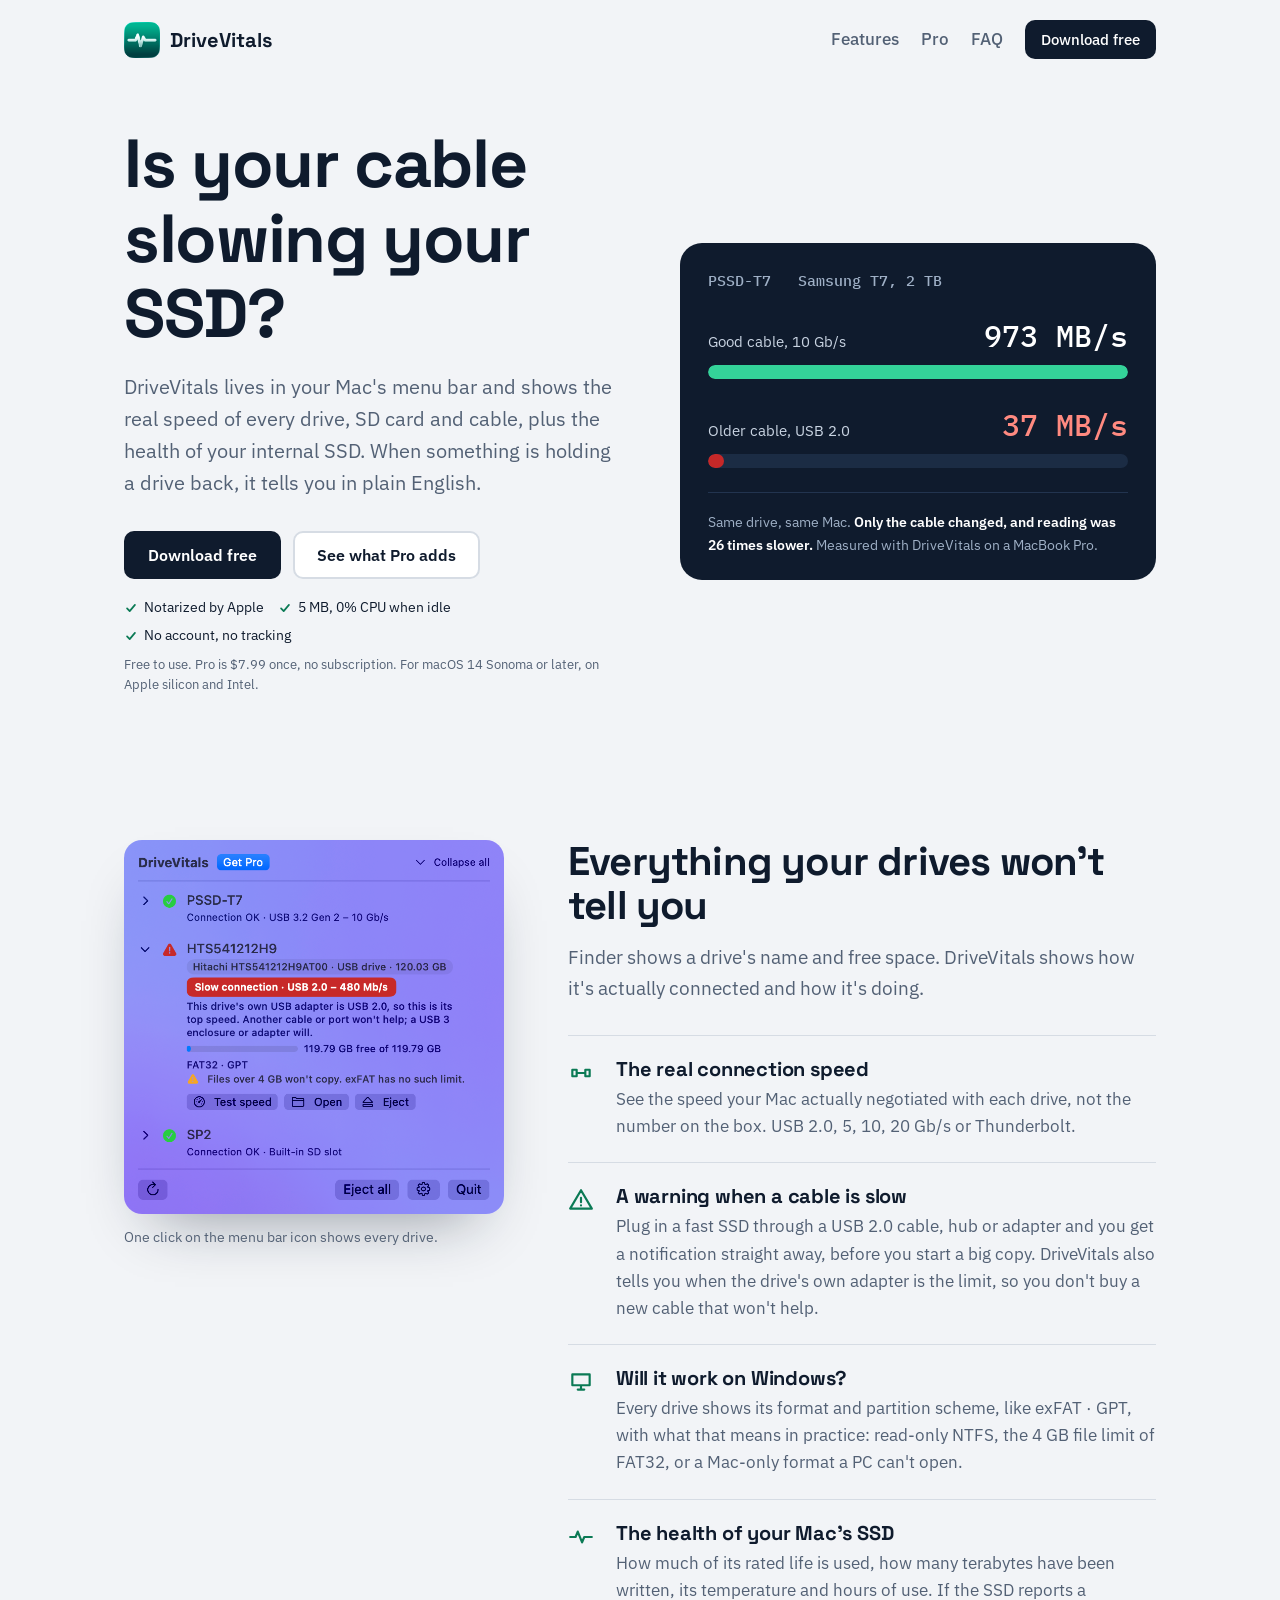
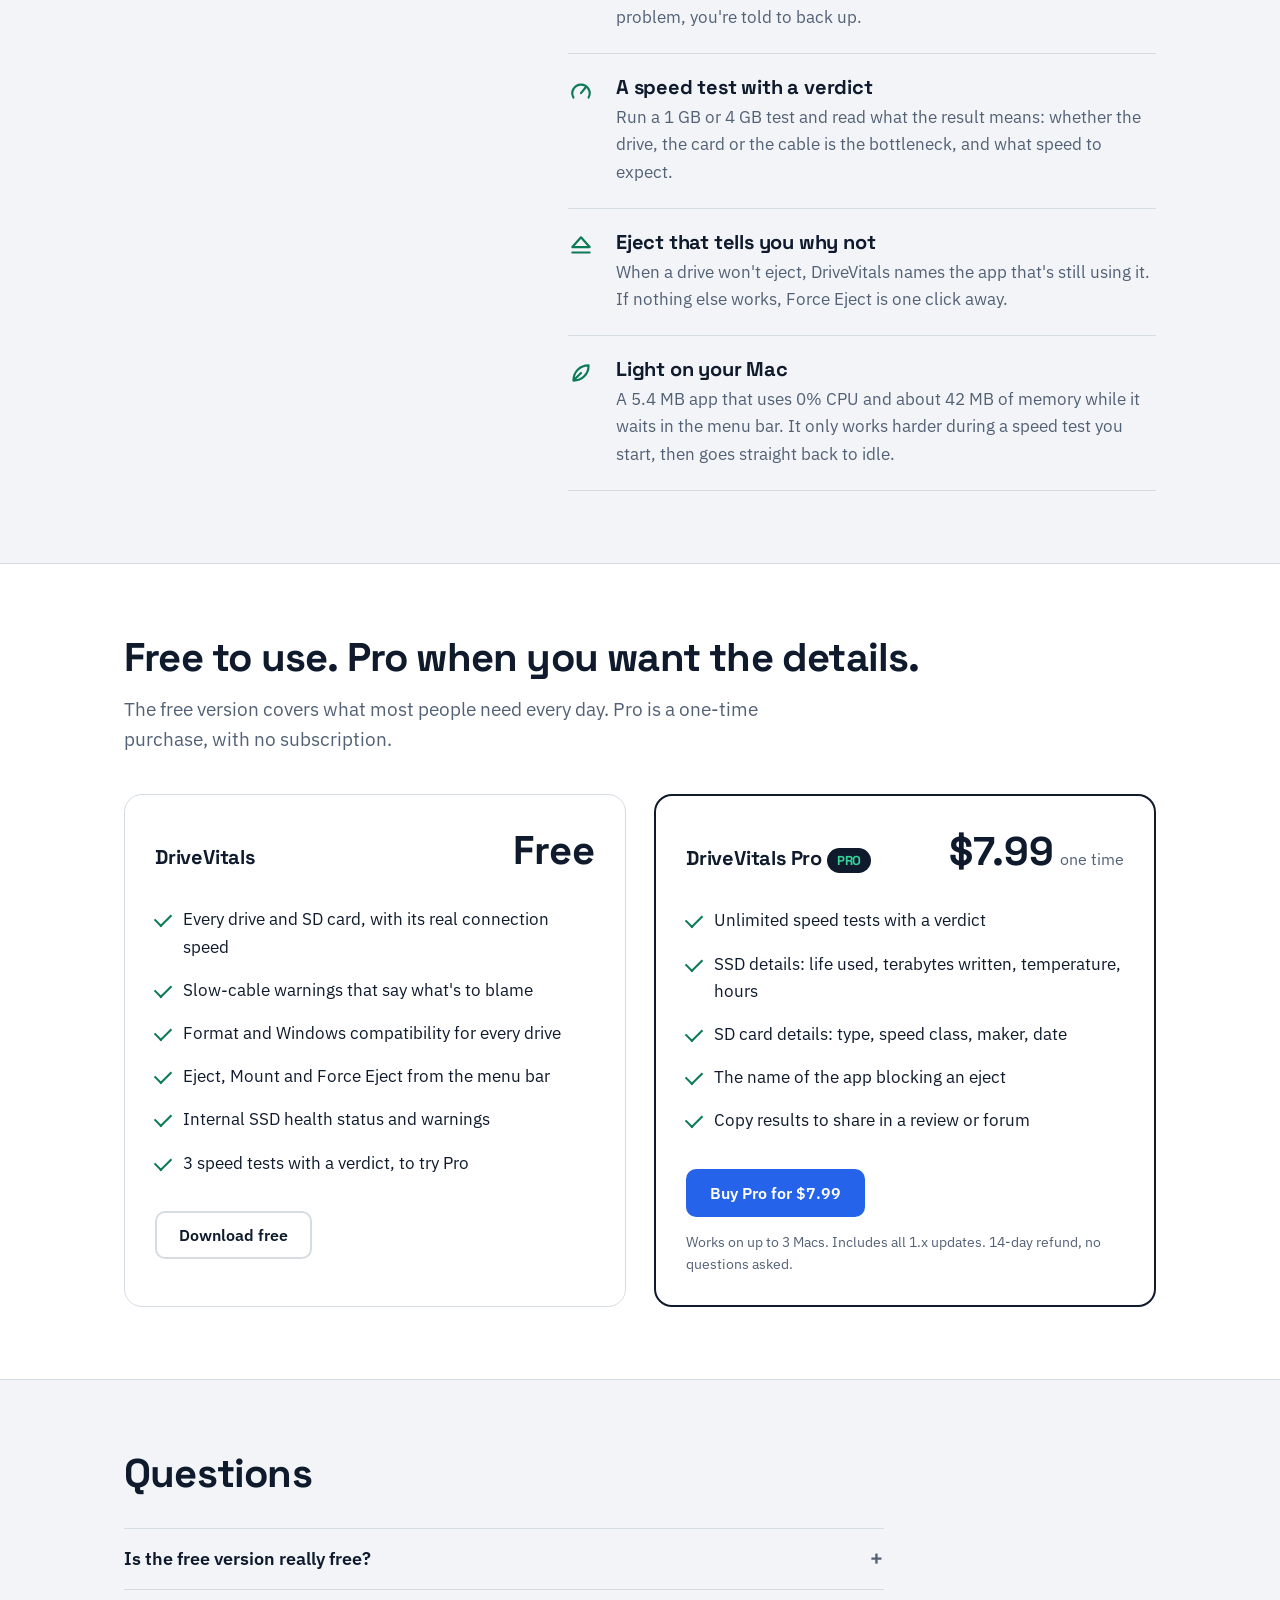
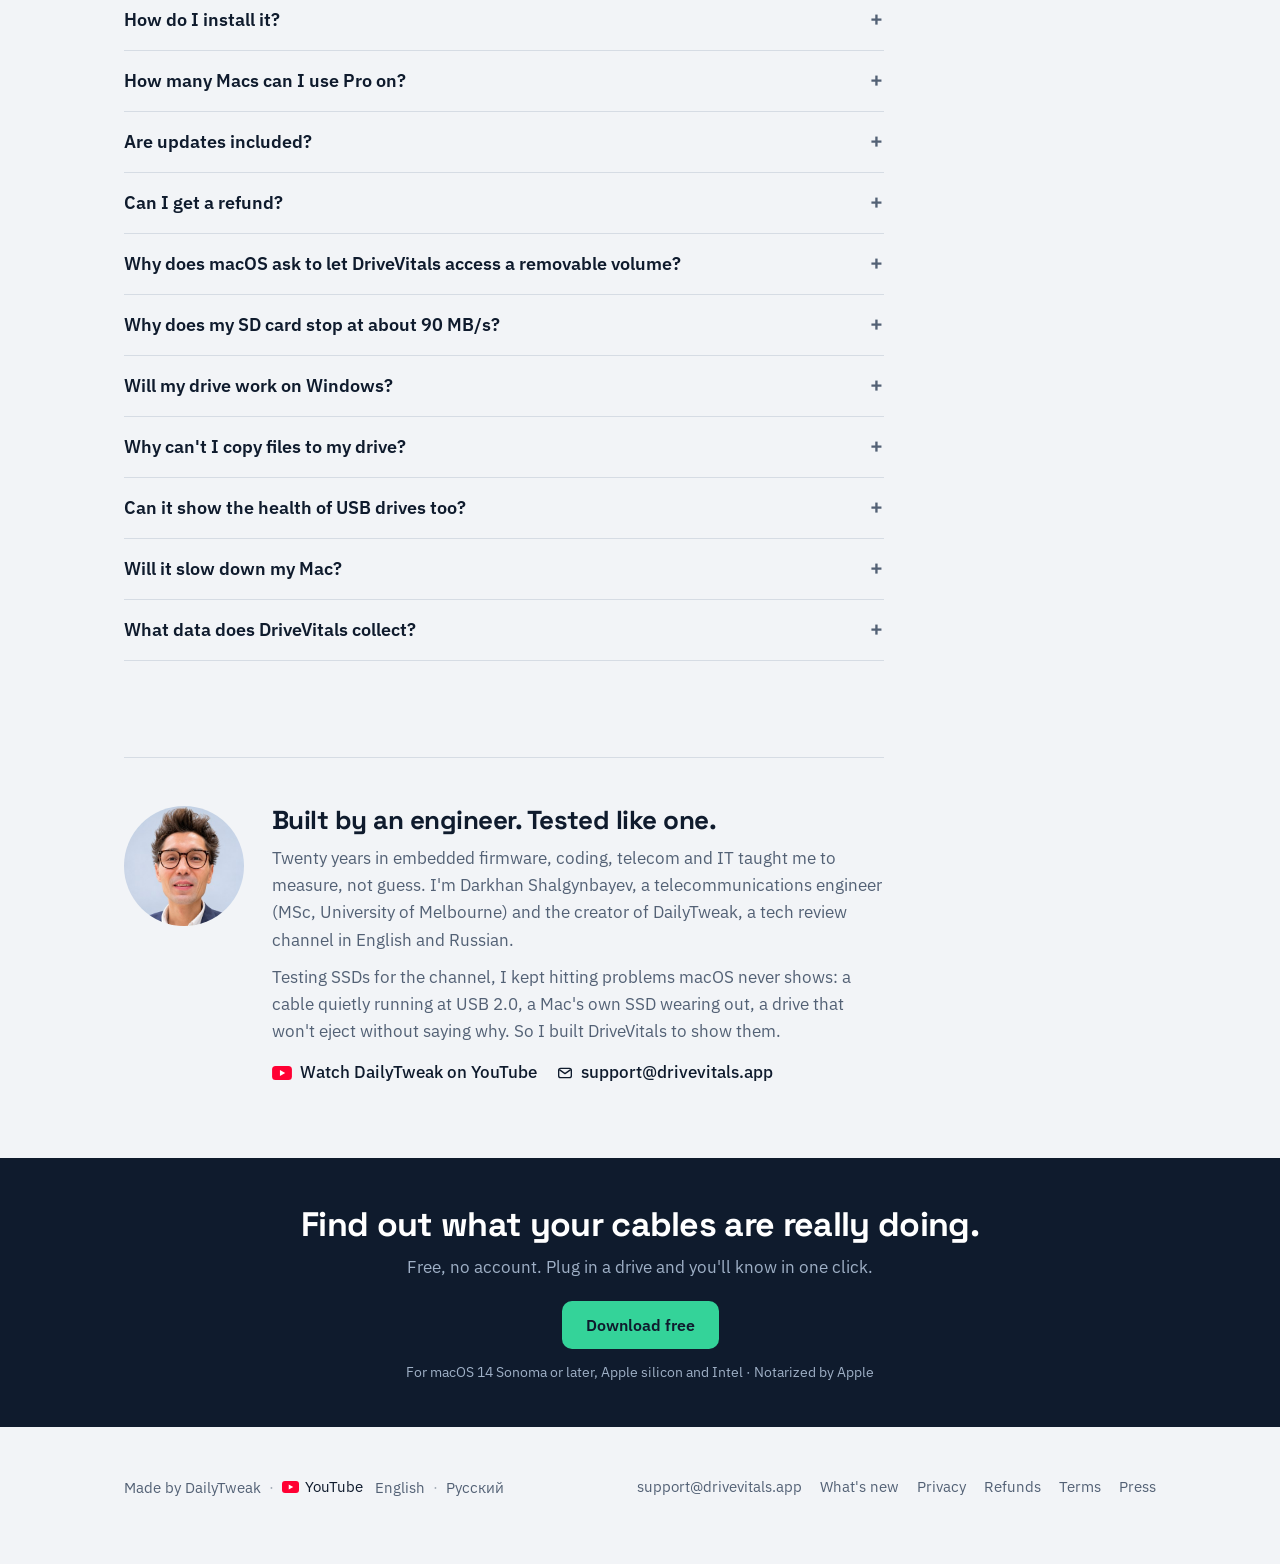
<file: index.html>
<!DOCTYPE html>
<html lang="en">
<head>
<meta charset="utf-8">
<meta name="viewport" content="width=device-width, initial-scale=1">
<title>Is your cable slowing your SSD? DriveVitals for Mac</title>
<link rel="canonical" href="https://drivevitals.app/">
<meta name="description" content="DriveVitals lives in your Mac's menu bar and shows the real speed of every drive, SD card and cable, plus the health of your internal SSD. Free, with an optional one-time Pro upgrade.">
<meta property="og:type" content="website">
<meta property="og:site_name" content="DriveVitals">
<meta property="og:title" content="DriveVitals: is your cable slowing your SSD?">
<meta property="og:description" content="The real speed, format and health of every drive on your Mac, in plain English. Free.">
<meta property="og:image" content="https://drivevitals.app/assets/og-card.png">
<meta property="og:image:width" content="1200">
<meta property="og:image:height" content="630">
<meta property="og:url" content="https://drivevitals.app/">
<meta name="twitter:card" content="summary_large_image">
<link rel="icon" href="assets/favicon.png?v=2">
<link rel="apple-touch-icon" href="assets/apple-touch-icon.png?v=2">
<link rel="preload" href="fonts/space-grotesk-latin-700-normal.woff2" as="font" type="font/woff2" crossorigin>
<link rel="stylesheet" href="style.css?v=7">
<script type="application/ld+json">{"@context": "https://schema.org", "@type": "SoftwareApplication", "name": "DriveVitals", "applicationCategory": "UtilitiesApplication", "operatingSystem": "macOS 14 or later", "url": "https://drivevitals.app/", "downloadUrl": "https://github.com/procuthq/drivevitals/releases/latest/download/DriveVitals.dmg", "image": "https://drivevitals.app/assets/icon.png", "description": "Menu bar app that shows the real speed of every drive, SD card and cable, plus the health of your Mac's internal SSD.", "offers": [{"@type": "Offer", "name": "DriveVitals", "price": "0", "priceCurrency": "USD"}, {"@type": "Offer", "name": "DriveVitals Pro", "price": "7.99", "priceCurrency": "USD"}], "publisher": {"@type": "Organization", "name": "DailyTweak", "url": "https://dailytweak.com/"}}</script>
</head>
<body>

<header class="site-header">
  <div class="wrap">
    <a class="brand" href="/"><img src="assets/icon.png" alt="">DriveVitals</a>
    <nav>
      <a href="#features">Features</a>
      <a href="#pricing">Pro</a>
      <a href="#faq">FAQ</a>
      <!-- Goes live after Apple notarization (step 4) -->
      <a class="btn btn-primary btn-small" href="https://github.com/procuthq/drivevitals/releases/latest/download/DriveVitals.dmg" data-goatcounter-click="download-header">Download free</a>
    </nav>
  </div>
</header>

<main>
  <section class="hero">
    <div class="wrap">
      <div>
        <h1>Is your cable slowing your SSD?</h1>
        <p class="lede">DriveVitals lives in your Mac's menu bar and shows the real speed of every drive, SD card and cable, plus the health of your internal SSD. When something is holding a drive back, it tells you in plain English.</p>
        <div class="actions">
          <a class="btn btn-primary" href="https://github.com/procuthq/drivevitals/releases/latest/download/DriveVitals.dmg" data-goatcounter-click="download-hero">Download free</a>
          <a class="btn btn-quiet" href="#pricing">See what Pro adds</a>
        </div>
        <ul class="trust"><li><svg viewBox="0 0 16 16" aria-hidden="true"><path d="M3.5 8.5l3 3 6-7"/></svg>Notarized by Apple</li><li><svg viewBox="0 0 16 16" aria-hidden="true"><path d="M3.5 8.5l3 3 6-7"/></svg>5 MB, 0% CPU when idle</li><li><svg viewBox="0 0 16 16" aria-hidden="true"><path d="M3.5 8.5l3 3 6-7"/></svg>No account, no tracking</li></ul>
        <p class="fine">Free to use. Pro is $7.99 once, no subscription. For macOS 14 Sonoma or later, on Apple silicon and Intel.</p>
      </div>

      <figure class="readout" aria-label="Read speed of the same Samsung T7 SSD on two different cables: 973 MB/s on a 10 Gb/s cable, 37 MB/s on a USB 2.0 cable">
        <div class="readout-drive">PSSD-T7 &nbsp; Samsung T7, 2 TB</div>
        <div class="readout-row">
          <div class="readout-label"><span>Good cable, 10 Gb/s</span><strong>973 MB/s</strong></div>
          <div class="bar"><i style="--w:100%"></i></div>
        </div>
        <div class="readout-row slow">
          <div class="readout-label"><span>Older cable, USB 2.0</span><strong>37 MB/s</strong></div>
          <div class="bar"><i style="--w:3.8%"></i></div>
        </div>
        <figcaption class="readout-note">Same drive, same Mac. <b>Only the cable changed, and reading was 26 times slower.</b> Measured with DriveVitals on a MacBook Pro.</figcaption>
      </figure>
    </div>
  </section>

  <section class="shows" id="features">
    <div class="wrap">
      <figure>
        <div class="shot"><img src="assets/app-popup.png" alt="The DriveVitals window in the Mac menu bar: a Samsung T7 connected at 10 Gb/s, an old Hitachi drive flagged as a slow USB 2.0 connection with the reason and a FAT32 format warning, and an SD card in the built-in slot" width="752" height="740"></div>
        <figcaption class="shot-caption">One click on the menu bar icon shows every drive.</figcaption>
      </figure>
      <div>
        <h2>Everything your drives won't tell you</h2>
        <p class="section-intro">Finder shows a drive's name and free space. DriveVitals shows how it's actually connected and how it's doing.</p>
        <ul class="feature-list">
          <li>
            <svg viewBox="0 0 24 24" fill="none" stroke="currentColor" stroke-width="2" stroke-linecap="round" stroke-linejoin="round" aria-hidden="true"><path d="M4 9h4v6H4zM8 12h8M16 9h4v6h-4z"/></svg>
            <div><h3>The real connection speed</h3><p>See the speed your Mac actually negotiated with each drive, not the number on the box. USB 2.0, 5, 10, 20 Gb/s or Thunderbolt.</p></div>
          </li>
          <li>
            <svg viewBox="0 0 24 24" fill="none" stroke="currentColor" stroke-width="2" stroke-linecap="round" stroke-linejoin="round" aria-hidden="true"><path d="M12 3 2 20h20L12 3zM12 10v4M12 17h.01"/></svg>
            <div><h3>A warning when a cable is slow</h3><p>Plug in a fast SSD through a USB 2.0 cable, hub or adapter and you get a notification straight away, before you start a big copy. DriveVitals also tells you when the drive's own adapter is the limit, so you don't buy a new cable that won't help.</p></div>
          </li>
          <li>
            <svg viewBox="0 0 24 24" fill="none" stroke="currentColor" stroke-width="2" stroke-linecap="round" stroke-linejoin="round" aria-hidden="true"><path d="M4 5h16v10H4zM9 19h6M12 15v4"/></svg>
            <div><h3>Will it work on Windows?</h3><p>Every drive shows its format and partition scheme, like exFAT · GPT, with what that means in practice: read-only NTFS, the 4 GB file limit of FAT32, or a Mac-only format a PC can't open.</p></div>
          </li>
          <li>
            <svg viewBox="0 0 24 24" fill="none" stroke="currentColor" stroke-width="2" stroke-linecap="round" stroke-linejoin="round" aria-hidden="true"><path d="M2 12h5l2-5 4 10 2-5h7"/></svg>
            <div><h3>The health of your Mac's SSD</h3><p>How much of its rated life is used, how many terabytes have been written, its temperature and hours of use. If the SSD reports a problem, you're told to back up.</p></div>
          </li>
          <li>
            <svg viewBox="0 0 24 24" fill="none" stroke="currentColor" stroke-width="2" stroke-linecap="round" stroke-linejoin="round" aria-hidden="true"><path d="M5 18a8 8 0 1 1 14 0M12 14l4-5"/></svg>
            <div><h3>A speed test with a verdict</h3><p>Run a 1 GB or 4 GB test and read what the result means: whether the drive, the card or the cable is the bottleneck, and what speed to expect.</p></div>
          </li>
          <li>
            <svg viewBox="0 0 24 24" fill="none" stroke="currentColor" stroke-width="2" stroke-linecap="round" stroke-linejoin="round" aria-hidden="true"><path d="M12 4 4 13h16L12 4zM4 18h16"/></svg>
            <div><h3>Eject that tells you why not</h3><p>When a drive won't eject, DriveVitals names the app that's still using it. If nothing else works, Force Eject is one click away.</p></div>
          </li>
          <li>
            <svg viewBox="0 0 24 24" fill="none" stroke="currentColor" stroke-width="2" stroke-linecap="round" stroke-linejoin="round" aria-hidden="true"><path d="M5 19c0-8 6-14 14-14 0 8-6 14-14 14zM5 19l7-7"/></svg>
            <div><h3>Light on your Mac</h3><p>A 5.4 MB app that uses 0% CPU and about 42 MB of memory while it waits in the menu bar. It only works harder during a speed test you start, then goes straight back to idle.</p></div>
          </li>
        </ul>
      </div>
    </div>
  </section>

  <!-- Launch video goes here once it's published:
  <section class="video"><div class="wrap">
    <h2>See it in action</h2>
    <iframe ... YouTube embed ...></iframe>
  </div></section> -->

  <section class="pricing" id="pricing">
    <div class="wrap">
      <h2>Free to use. Pro when you want the details.</h2>
      <p class="section-intro">The free version covers what most people need every day. Pro is a one-time purchase, with no subscription.</p>
      <div class="plans">
        <div class="plan">
          <div class="plan-head"><h3>DriveVitals</h3><span class="price">Free</span></div>
          <ul>
            <li>Every drive and SD card, with its real connection speed</li>
            <li>Slow-cable warnings that say what's to blame</li>
            <li>Format and Windows compatibility for every drive</li>
            <li>Eject, Mount and Force Eject from the menu bar</li>
            <li>Internal SSD health status and warnings</li>
            <li>3 speed tests with a verdict, to try Pro</li>
          </ul>
          <a class="btn btn-quiet" href="https://github.com/procuthq/drivevitals/releases/latest/download/DriveVitals.dmg" data-goatcounter-click="download-pricing">Download free</a>
        </div>
        <div class="plan pro">
          <div class="plan-head"><h3>DriveVitals Pro <span class="pro-badge">PRO</span></h3><span class="price">$7.99<small>one time</small></span></div>
          <ul>
            <li>Unlimited speed tests with a verdict</li>
            <li>SSD details: life used, terabytes written, temperature, hours</li>
            <li>SD card details: type, speed class, maker, date</li>
            <li>The name of the app blocking an eject</li>
            <li>Copy results to share in a review or forum</li>
          </ul>
          <a class="btn btn-buy" href="https://buy.polar.sh/polar_cl_IupvjhEKt2PFS5OfXshZ1RlwmByrwGJQgIfYF3t45F7" data-goatcounter-click="buy-pro">Buy Pro for $7.99</a>
          <p class="terms">Works on up to 3 Macs. Includes all 1.x updates. 14-day refund, no questions asked.</p>
        </div>
      </div>
    </div>
  </section>

  <section class="faq" id="faq">
    <div class="wrap">
      <h2>Questions</h2>
      <div class="faq-list">
        <details>
          <summary>Is the free version really free?</summary>
          <p>Yes, with no time limit and no account. You get every drive's connection speed, slow-cable warnings, eject and mount, and internal SSD health warnings for as long as you use it. Three speed tests with a verdict are included so you can try Pro.</p>
        </details>
        <details>
          <summary>How do I install it?</summary>
          <p>Open DriveVitals.dmg, drag DriveVitals into Applications, then open it. Its icon appears in the menu bar at the top of the screen. You can make it start when you log in from Settings.</p>
        </details>
        <details>
          <summary>How many Macs can I use Pro on?</summary>
          <p>Up to 3. Moving to a new Mac? Open Settings, then License, and click Remove license from this Mac before activating it on the new one. You can also manage your Macs from the link in your purchase email.</p>
        </details>
        <details>
          <summary>Are updates included?</summary>
          <p>Yes. DriveVitals checks for updates and installs them for you, and every 1.x update is included with Pro.</p>
        </details>
        <details>
          <summary>Can I get a refund?</summary>
          <p>Yes, within 14 days of buying, for any reason. Email <a href="mailto:support@drivevitals.app">support@drivevitals.app</a> with your order email. <a href="refunds.html">Refund policy</a></p>
        </details>
        <details>
          <summary>Why does macOS ask to let DriveVitals access a removable volume?</summary>
          <p>macOS asks once, the first time DriveVitals writes a test file to a USB drive or SD card. Click Allow and the test continues by itself. Viewing speeds and health doesn't need this permission.</p>
        </details>
        <details>
          <summary>Why does my SD card stop at about 90 MB/s?</summary>
          <p>That's the normal limit of UHS-I cards and most card readers, including the SD slot in many Macs. Cards rated higher usually need the maker's own reader. DriveVitals explains this in the verdict, so you know the card isn't faulty.</p>
        </details>
        <details>
          <summary>Will my drive work on Windows?</summary>
          <p>DriveVitals shows each drive's format under its name. exFAT works on Mac and Windows. FAT32 works almost everywhere but can't hold files over 4 GB. APFS and Mac OS Extended are Mac-only, and Windows can't read them without extra software. To share a drive between a Mac and a PC, use exFAT. Reformatting erases the drive, so copy your files off first.</p>
        </details>
        <details>
          <summary>Why can't I copy files to my drive?</summary>
          <p>It's most likely formatted as NTFS, the Windows format. macOS can read NTFS but can't write to it. DriveVitals marks these drives as read-only. To write to it, reformat it as exFAT (this erases it) or install an NTFS driver. DriveVitals shows How to fix under the warning. <a href="ntfs.html">Both options explained</a></p>
        </details>
        <details>
          <summary>Can it show the health of USB drives too?</summary>
          <p>Not yet. Most USB enclosures don't pass health data through to macOS, so DriveVitals shows health for your Mac's internal SSD and speed for everything else.</p>
        </details>
        <details>
          <summary>Will it slow down my Mac?</summary>
          <p>No. DriveVitals is a 5.4 MB app. Waiting in the menu bar, it uses 0% CPU and about 42 MB of memory, with no measurable energy impact. It only works harder during a speed test you start: a few seconds at under a third of one CPU core, then it goes straight back to idle. Measured on a MacBook Pro with M1 Pro, macOS 15.</p>
        </details>
        <details>
          <summary>What data does DriveVitals collect?</summary>
          <p>None. Speed tests and drive details never leave your Mac. The app only goes online to check for updates and, if you buy Pro, to verify your license. <a href="privacy.html">Privacy policy</a></p>
        </details>
      </div>
    </div>
  </section>

  <section class="maker" id="maker">
    <div class="wrap">
      <div class="maker-card">
        <img src="assets/darkhan.jpg" alt="Darkhan, the maker of DriveVitals" width="120" height="120">
        <div>
          <h2>Built by an engineer. Tested like one.</h2>
          <p>Twenty years in embedded firmware, coding, telecom and IT taught me to measure, not guess. I'm Darkhan Shalgynbayev, a telecommunications engineer (MSc, University of Melbourne) and the creator of DailyTweak, a tech review channel in English and Russian.</p>
          <p>Testing SSDs for the channel, I kept hitting problems macOS never shows: a cable quietly running at USB 2.0, a Mac's own SSD wearing out, a drive that won't eject without saying why. So I built DriveVitals to show them.</p>
          <p class="links"><a href="https://www.youtube.com/@DailyTweak" data-goatcounter-click="maker-youtube" data-goatcounter-title="Watch DailyTweak on YouTube"><svg width="20" height="14" viewBox="0 0 34 24" aria-hidden="true"><rect width="34" height="24" rx="6" fill="#FF0033"/><path d="M13.5 7v10l9-5z" fill="#fff"/></svg>Watch DailyTweak on YouTube</a><a href="mailto:support@drivevitals.app" data-goatcounter-click="maker-email" data-goatcounter-title="Email support"><svg width="16" height="16" viewBox="0 0 24 24" aria-hidden="true"><rect x="2.5" y="5" width="19" height="14" rx="3" fill="none" stroke="currentColor" stroke-width="2"/><path d="M3.5 7l8.5 6 8.5-6" fill="none" stroke="currentColor" stroke-width="2" stroke-linejoin="round"/></svg>support@drivevitals.app</a></p>
        </div>
      </div>
    </div>
  </section>

  <section class="closing">
    <div class="wrap">
      <h2>Find out what your cables are really doing.</h2>
      <p>Free, no account. Plug in a drive and you'll know in one click.</p>
      <div class="actions">
        <a class="btn btn-light" href="https://github.com/procuthq/drivevitals/releases/latest/download/DriveVitals.dmg" data-goatcounter-click="download-closing">Download free</a>
      </div>
      <p class="fine">For macOS 14 Sonoma or later, Apple silicon and Intel · Notarized by Apple</p>
    </div>
  </section>
</main>

<footer class="site-footer">
  <div class="wrap">
    <p>Made by <a href="https://dailytweak.com">DailyTweak</a><span class="sep">·</span><span class="yt"><svg width="17" height="12" viewBox="0 0 34 24" aria-hidden="true"><rect width="34" height="24" rx="6" fill="#FF0033"/><path d="M13.5 7v10l9-5z" fill="#fff"/></svg>YouTube</span> <a href="https://www.youtube.com/@DailyTweak">English</a><span class="sep">·</span><a href="https://www.youtube.com/@DailyTweakRus" lang="ru">Русский</a></p>
    <nav>
      <a href="mailto:support@drivevitals.app">support@drivevitals.app</a>
      <a href="changelog.html">What's new</a>
      <a href="privacy.html">Privacy</a>
      <a href="refunds.html">Refunds</a>
      <a href="terms.html">Terms</a>
      <a href="press.html">Press</a>
    </nav>
  </div>
</footer>

<!-- Privacy-friendly visit counts: no cookies, no personal data -->
<script data-goatcounter="https://drivevitals.goatcounter.com/count" async src="//gc.zgo.at/count.js"></script>
<script src="assets/send-to-mac.js?v=2" defer></script>
<script src="assets/download.js?v=3" defer></script>
</body>
</html>
</file>
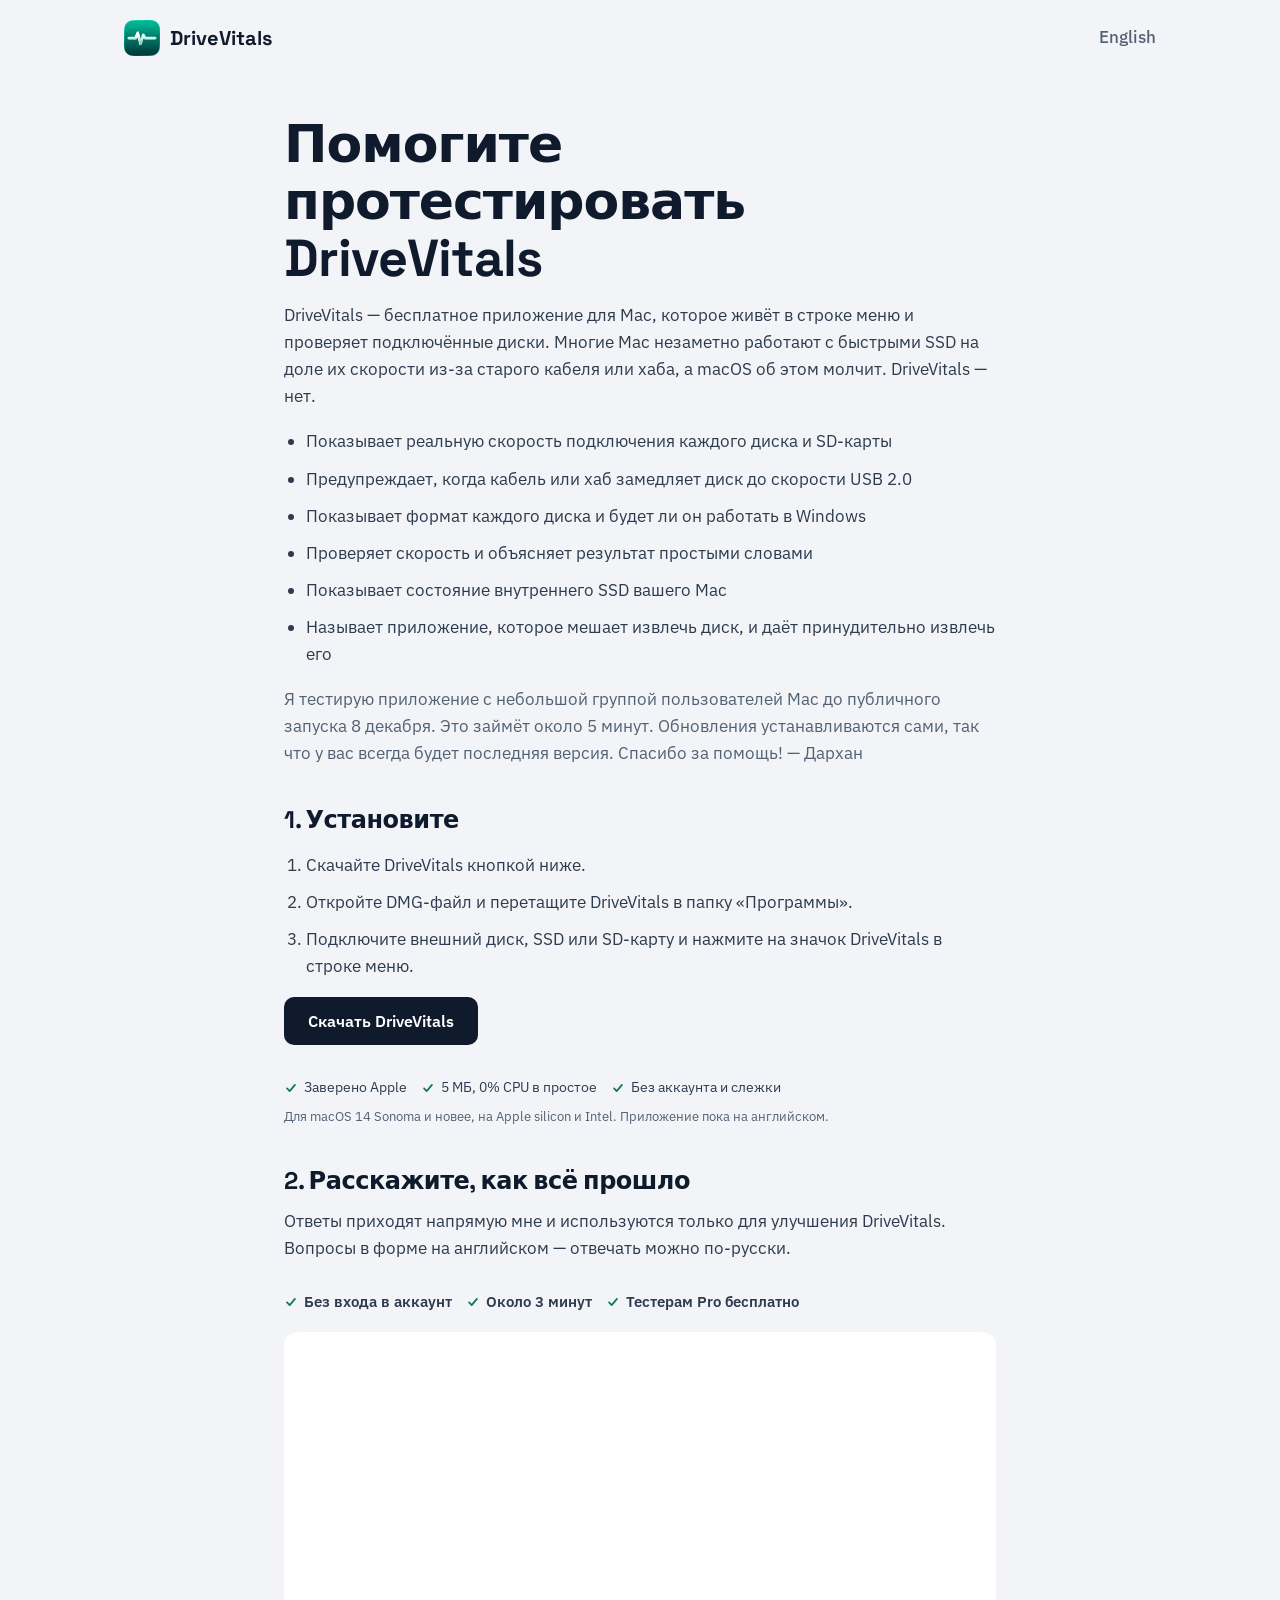
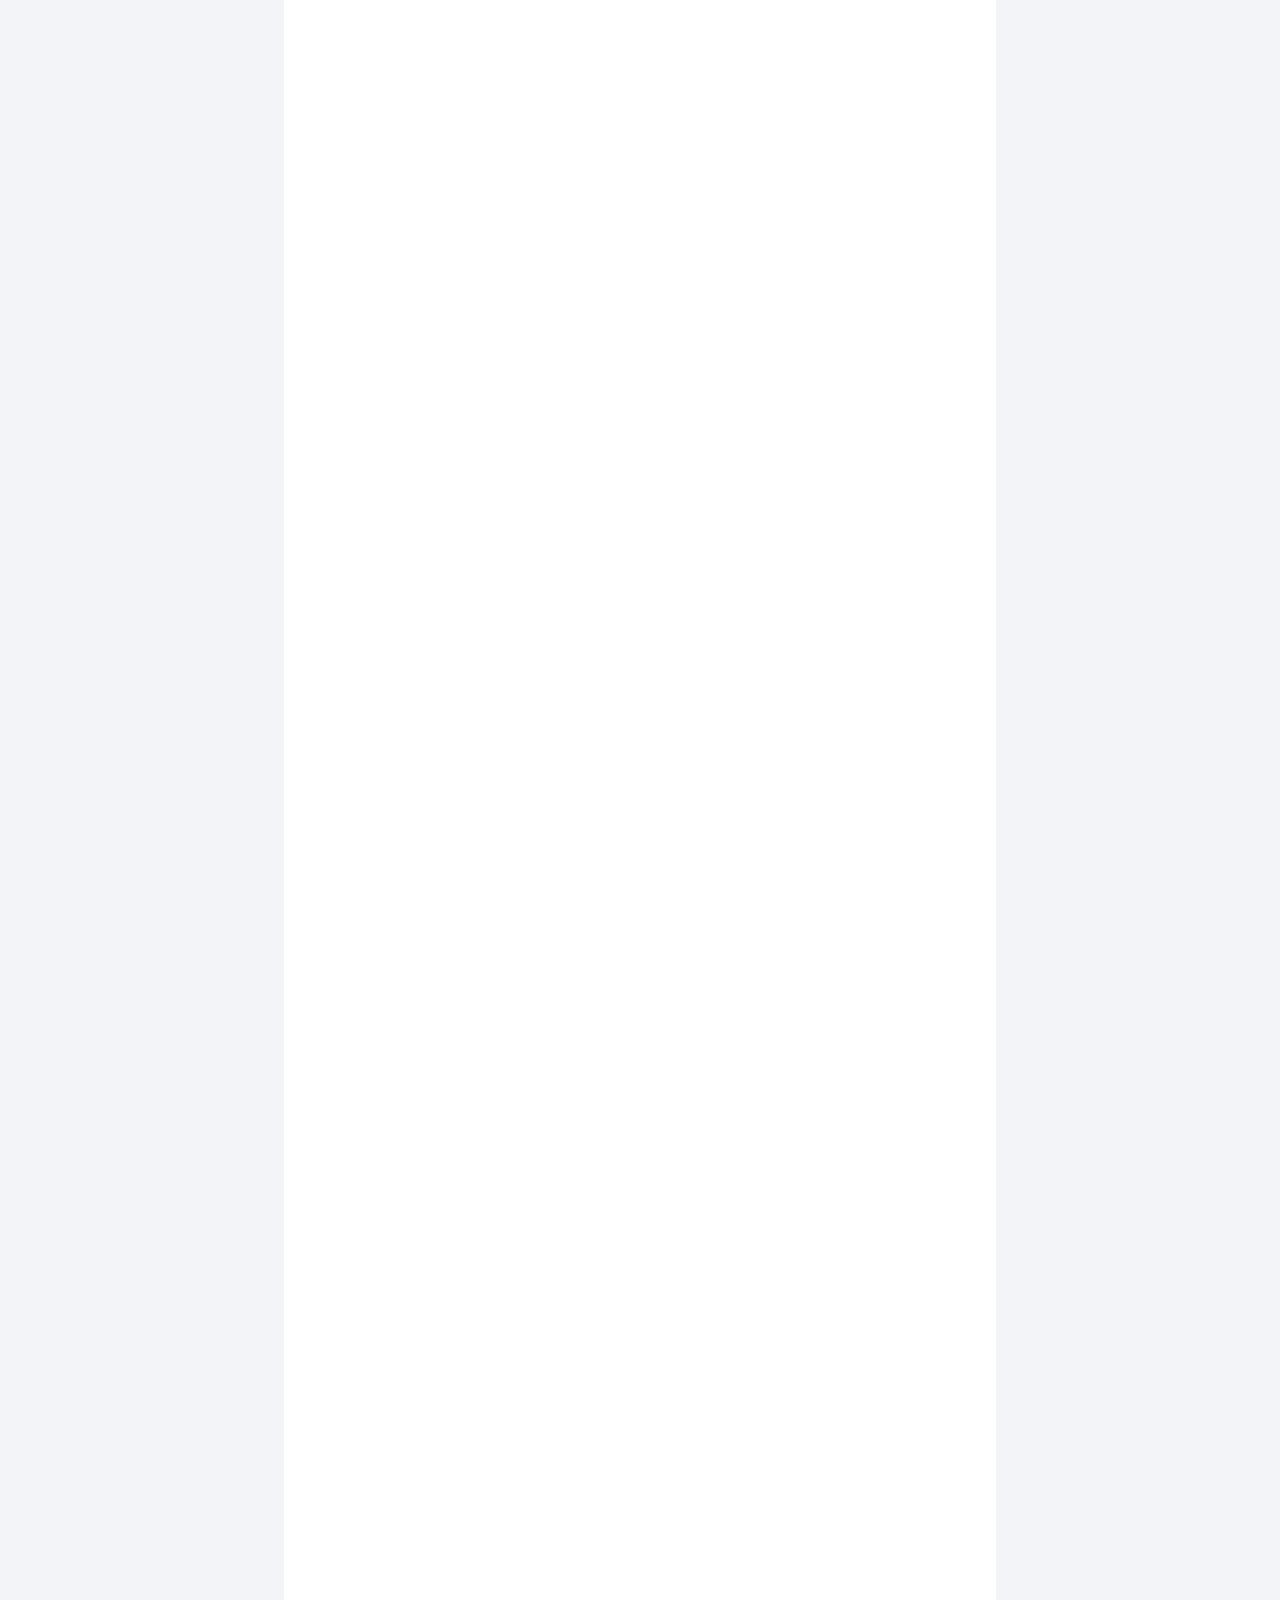
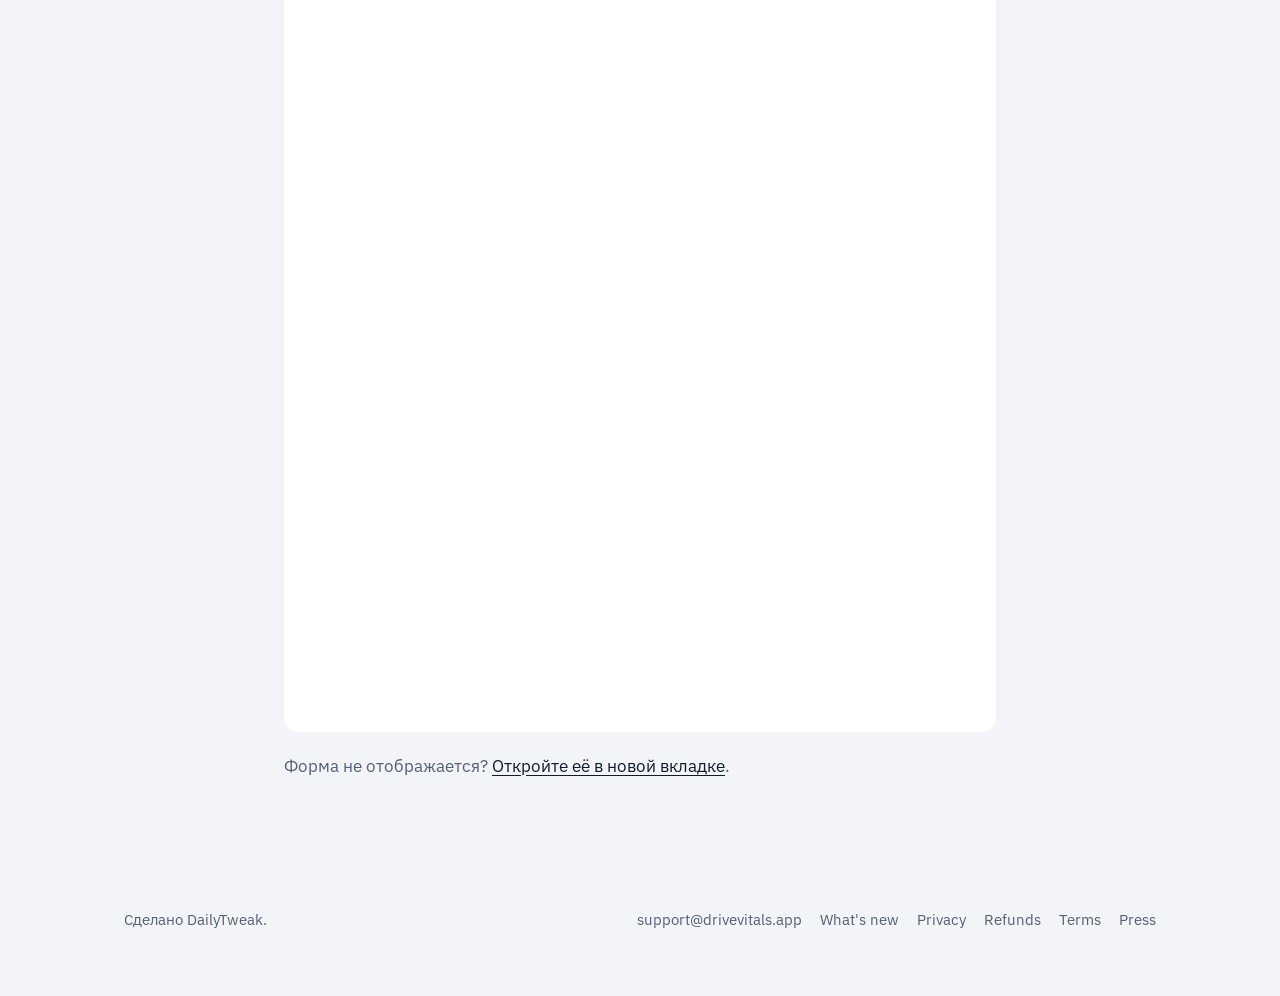
<file: beta-ru.html>
<!DOCTYPE html>
<html lang="ru">
<head>
<meta charset="utf-8">
<meta name="viewport" content="width=device-width, initial-scale=1">
<title>Бета-тест | DriveVitals</title>
<meta name="description" content="Помогите протестировать DriveVitals для Mac до запуска. Тестерам Pro бесплатно.">
<meta name="robots" content="noindex">
<meta property="og:type" content="website">
<meta property="og:site_name" content="DriveVitals">
<meta property="og:title" content="Помогите протестировать DriveVitals до запуска">
<meta property="og:description" content="Бесплатное приложение для строки меню Mac: реальная скорость, формат и состояние каждого диска. 5 минут, тестерам Pro бесплатно.">
<meta property="og:image" content="https://drivevitals.app/assets/og-card.png">
<meta property="og:image:width" content="1200">
<meta property="og:image:height" content="630">
<meta property="og:url" content="https://drivevitals.app/beta-ru">
<meta property="og:locale" content="ru_RU">
<link rel="alternate" hreflang="en" href="https://drivevitals.app/beta">
<meta name="twitter:card" content="summary_large_image">
<link rel="icon" href="assets/favicon.png?v=2">
<link rel="apple-touch-icon" href="assets/apple-touch-icon.png?v=2">
<link rel="preload" href="fonts/space-grotesk-latin-700-normal.woff2" as="font" type="font/woff2" crossorigin>
<link rel="stylesheet" href="style.css?v=7">
<style>
  .beta-steps { margin-top: 18px; padding-left: 22px; }
  .beta-steps li { margin-top: 10px; }
  .beta-actions { margin-top: 24px; }
  .form-chips { font-size: 15px; font-weight: 600; margin-top: 14px; }
  .site-header nav a.lang-switch { display: inline; }
  .beta-form { width: 100%; height: 2600px; border: 0; margin-top: 18px; border-radius: 14px; background: #fff; }
</style>
</head>
<body>
<header class="site-header">
  <div class="wrap">
    <a class="brand" href="/"><img src="assets/icon.png" alt="">DriveVitals</a>
    <nav><a class="lang-switch" href="beta" lang="en">English</a></nav>
  </div>
</header>
<main class="page"><div class="wrap">

<h1>Помогите протестировать DriveVitals</h1>
<p>DriveVitals — бесплатное приложение для Mac, которое живёт в строке меню и проверяет подключённые диски. Многие Mac незаметно работают с быстрыми SSD на доле их скорости из-за старого кабеля или хаба, а macOS об этом молчит. DriveVitals — нет.</p>
<ul class="beta-steps">
  <li>Показывает реальную скорость подключения каждого диска и SD-карты</li>
  <li>Предупреждает, когда кабель или хаб замедляет диск до скорости USB 2.0</li>
  <li>Показывает формат каждого диска и будет ли он работать в Windows</li>
  <li>Проверяет скорость и объясняет результат простыми словами</li>
  <li>Показывает состояние внутреннего SSD вашего Mac</li>
  <li>Называет приложение, которое мешает извлечь диск, и даёт принудительно извлечь его</li>
</ul>
<p class="meta">Я тестирую приложение с небольшой группой пользователей Mac до публичного запуска 8 декабря. Это займёт около 5 минут. Обновления устанавливаются сами, так что у вас всегда будет последняя версия. Спасибо за помощь! — Дархан</p>

<h2>1. Установите</h2>
<ol class="beta-steps">
  <li>Скачайте DriveVitals кнопкой ниже.</li>
  <li>Откройте DMG-файл и перетащите DriveVitals в папку «Программы».</li>
  <li>Подключите внешний диск, SSD или SD-карту и нажмите на значок DriveVitals в строке меню.</li>
</ol>
<p class="beta-actions"><a class="btn btn-primary" href="https://github.com/procuthq/drivevitals/releases/latest/download/DriveVitals.dmg">Скачать DriveVitals</a></p>
<ul class="trust"><li><svg viewBox="0 0 16 16" aria-hidden="true"><path d="M3.5 8.5l3 3 6-7"/></svg>Заверено Apple</li><li><svg viewBox="0 0 16 16" aria-hidden="true"><path d="M3.5 8.5l3 3 6-7"/></svg>5 МБ, 0% CPU в простое</li><li><svg viewBox="0 0 16 16" aria-hidden="true"><path d="M3.5 8.5l3 3 6-7"/></svg>Без аккаунта и слежки</li></ul>
<p class="fine">Для macOS 14 Sonoma и новее, на Apple silicon и Intel. Приложение пока на английском.</p>

<h2>2. Расскажите, как всё прошло</h2>
<p>Ответы приходят напрямую мне и используются только для улучшения DriveVitals. Вопросы в форме на английском — отвечать можно по-русски.</p>
<ul class="trust form-chips"><li><svg viewBox="0 0 16 16" aria-hidden="true"><path d="M3.5 8.5l3 3 6-7"/></svg>Без входа в аккаунт</li><li><svg viewBox="0 0 16 16" aria-hidden="true"><path d="M3.5 8.5l3 3 6-7"/></svg>Около 3 минут</li><li><svg viewBox="0 0 16 16" aria-hidden="true"><path d="M3.5 8.5l3 3 6-7"/></svg>Тестерам Pro бесплатно</li></ul>
<iframe class="beta-form" src="https://docs.google.com/forms/d/e/1FAIpQLSf4oWcdrG7VBWW8ivUagxzQaEGXrS74cxGQqyef7yZ6hly6pQ/viewform?embedded=true&hl=ru" title="Форма отзыва о бета-версии DriveVitals" loading="lazy">Загрузка…</iframe>
<p class="meta">Форма не отображается? <a href="https://docs.google.com/forms/d/e/1FAIpQLSf4oWcdrG7VBWW8ivUagxzQaEGXrS74cxGQqyef7yZ6hly6pQ/viewform?hl=ru">Откройте её в новой вкладке</a>.</p>

</div></main>
<footer class="site-footer">
  <div class="wrap">
    <p>Сделано <a href="https://dailytweak.com">DailyTweak</a>.</p>
    <nav>
      <a href="mailto:support@drivevitals.app">support@drivevitals.app</a>
      <a href="changelog.html">What's new</a>
      <a href="privacy.html">Privacy</a>
      <a href="refunds.html">Refunds</a>
      <a href="terms.html">Terms</a>
      <a href="press.html">Press</a>
    </nav>
  </div>
</footer>
<!-- Privacy-friendly visit counts: no cookies, no personal data -->
<script data-goatcounter="https://drivevitals.goatcounter.com/count" async src="//gc.zgo.at/count.js"></script>
<script src="assets/send-to-mac.js?v=2" defer></script>
<script src="assets/download.js?v=3" defer></script>
</body>
</html>
</file>
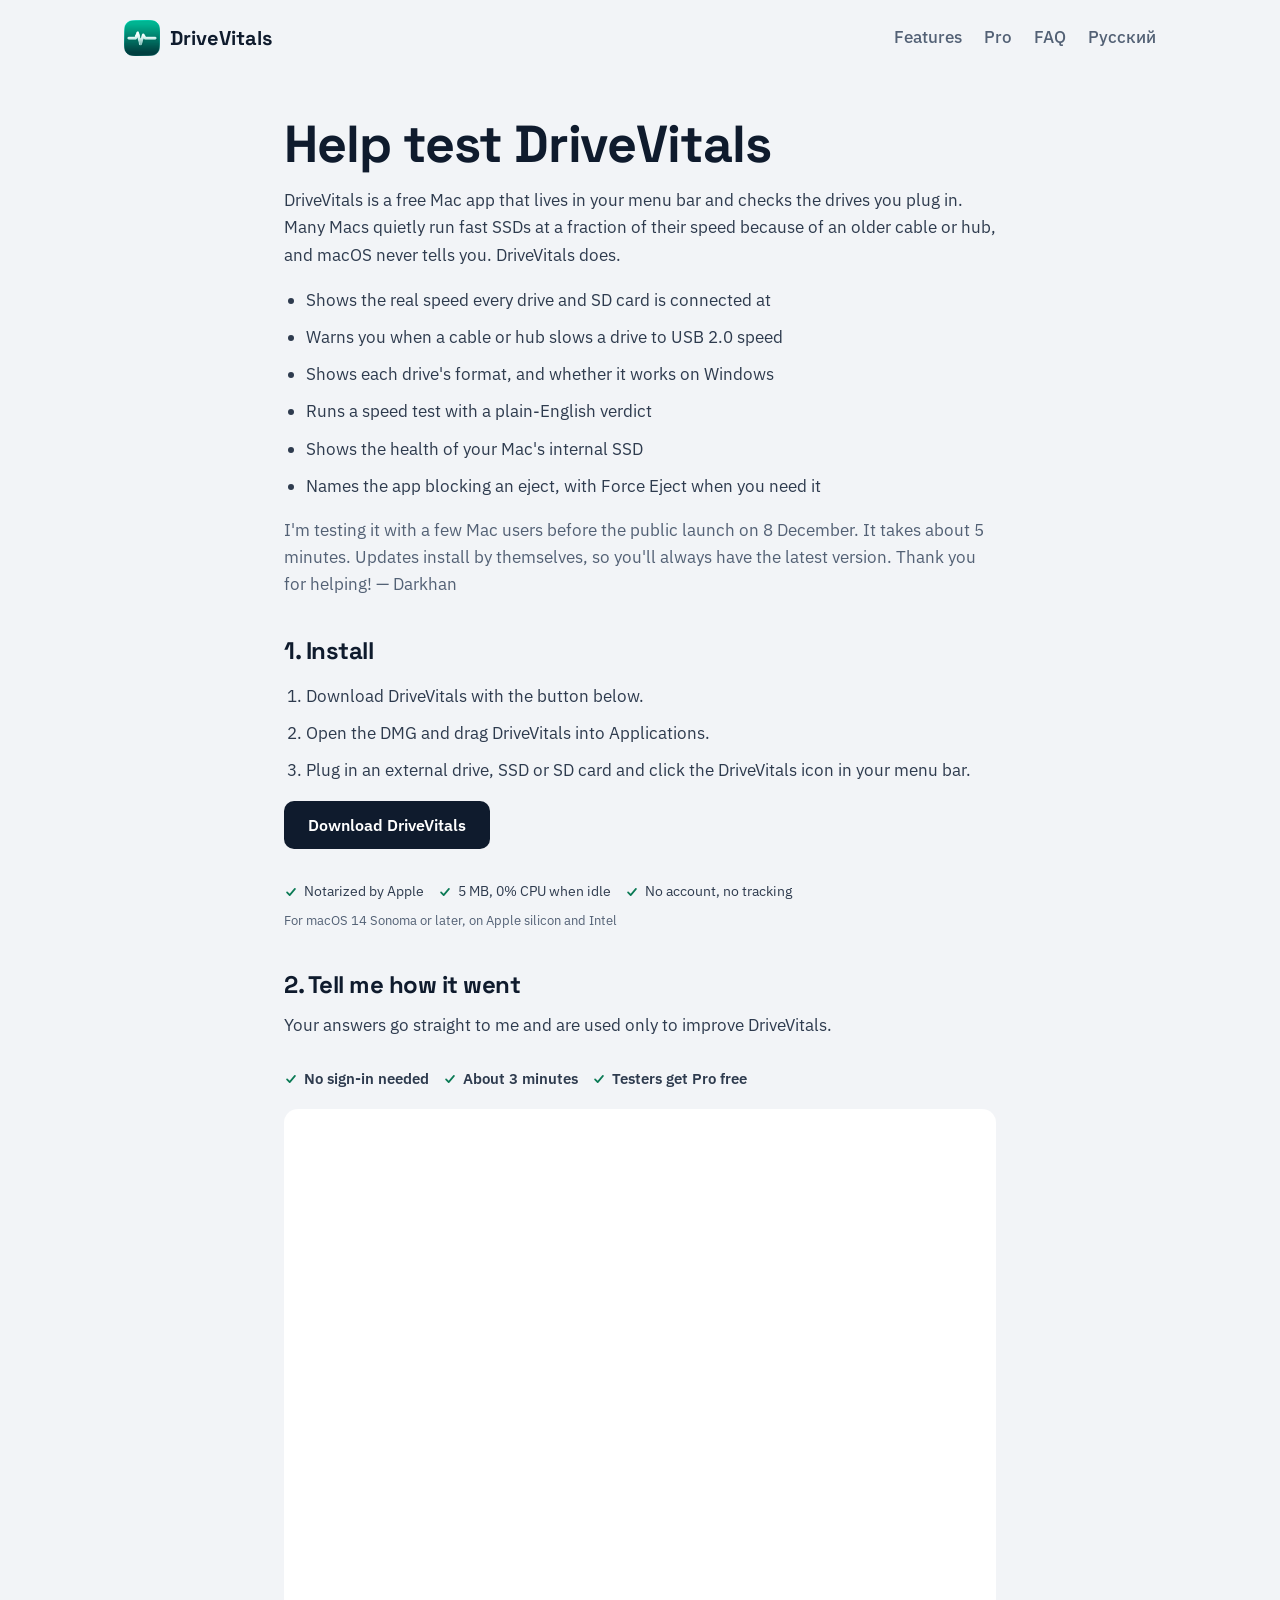
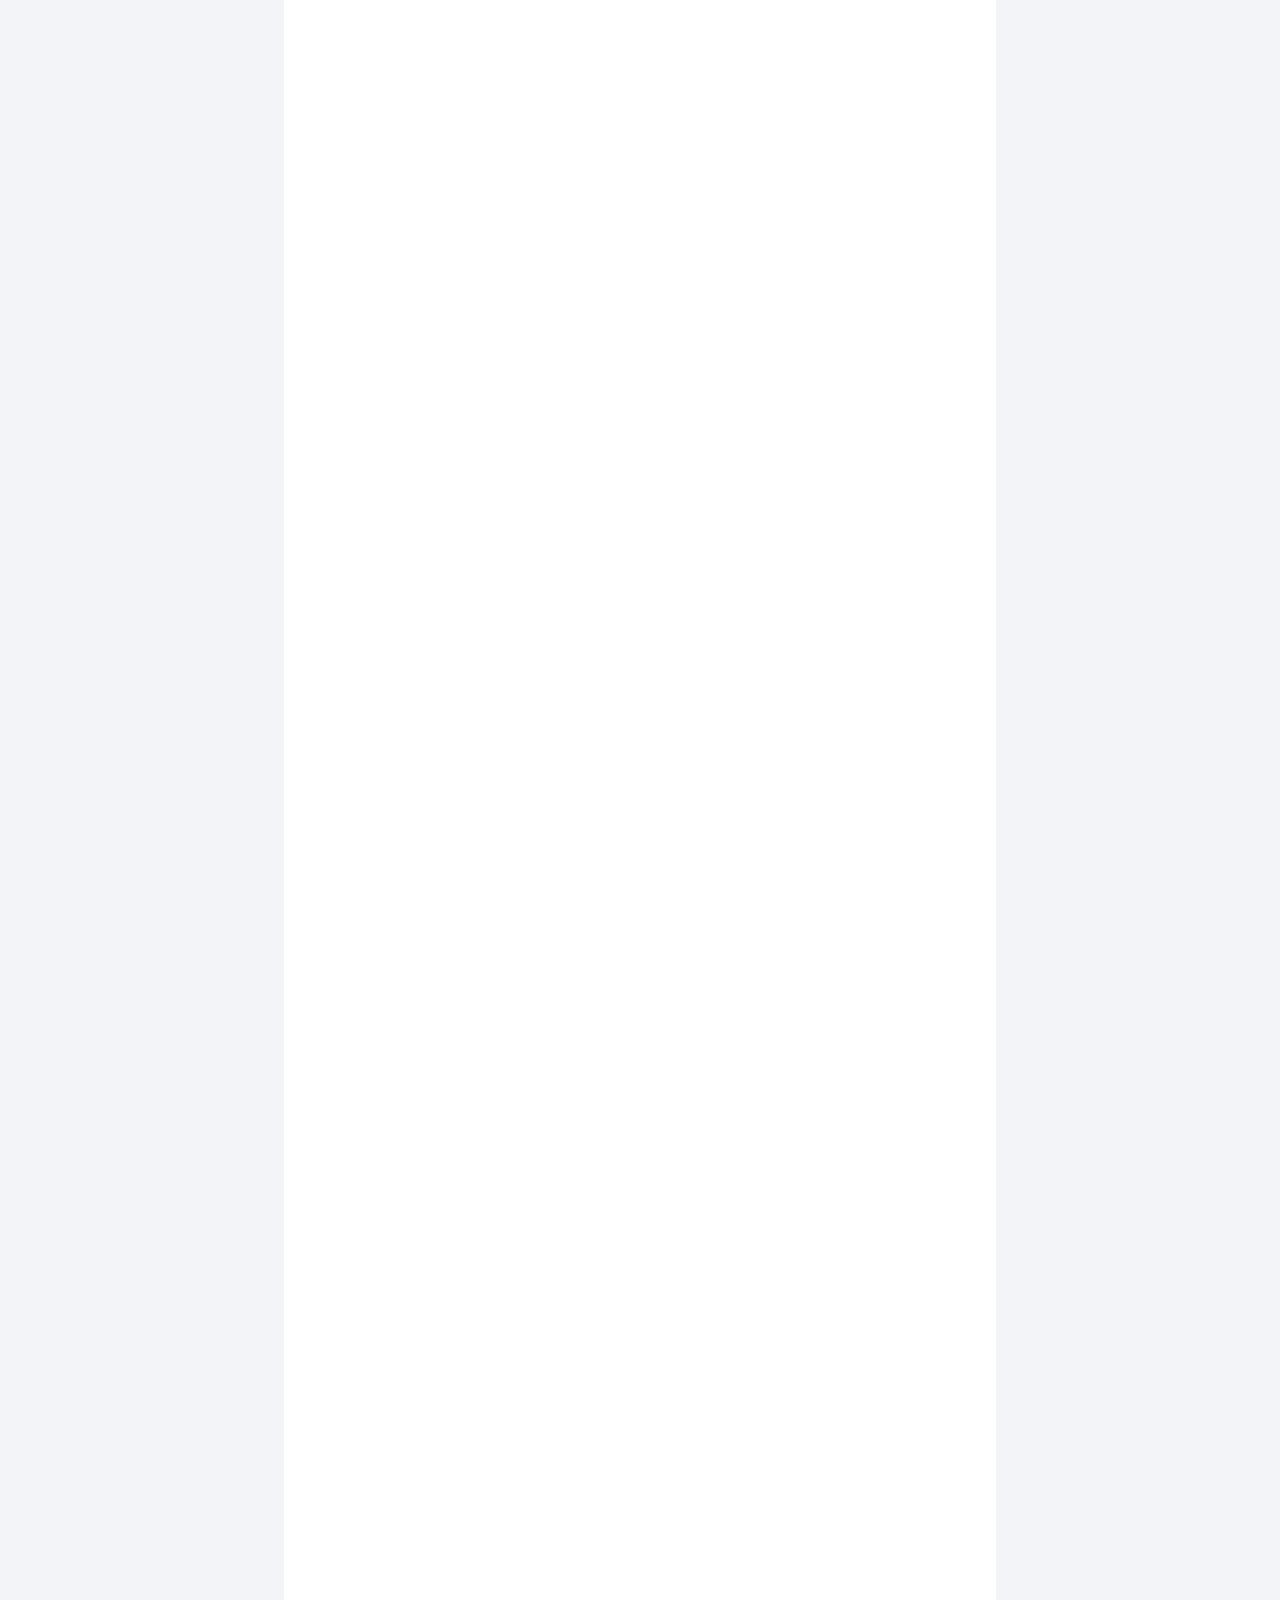
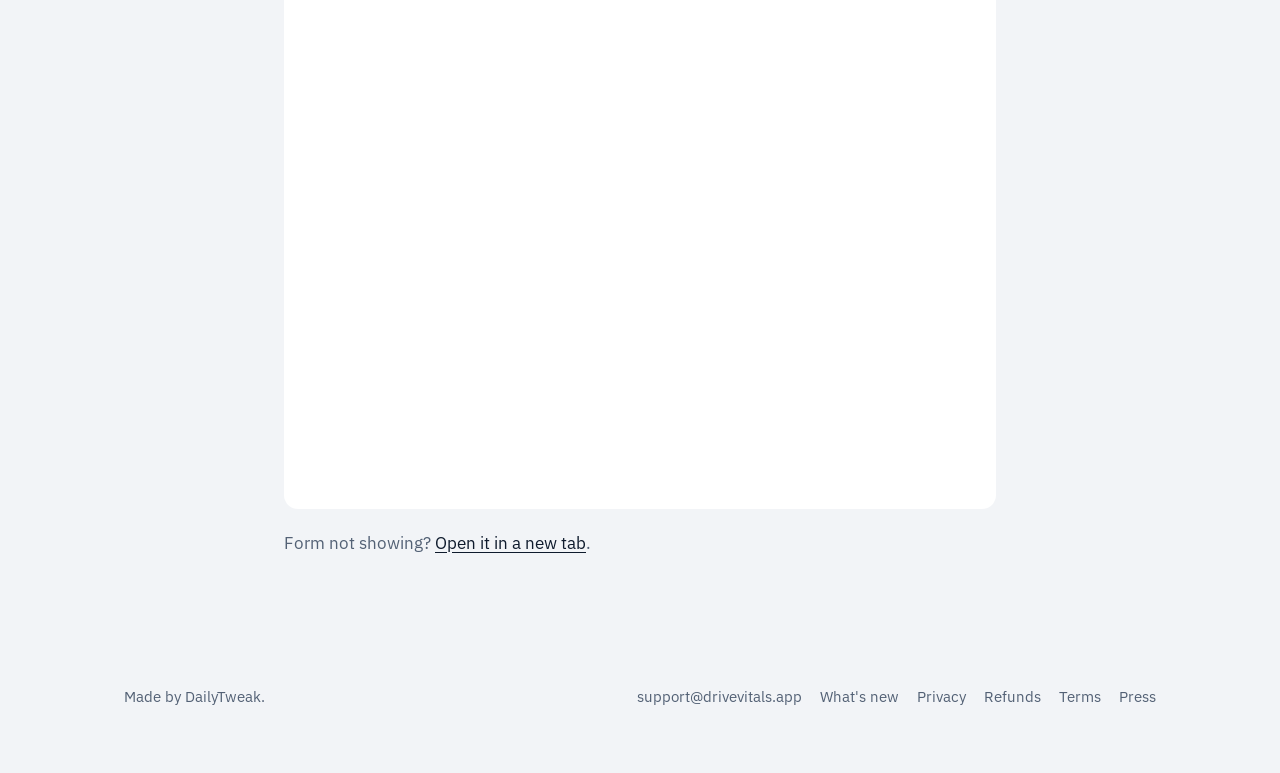
<file: beta.html>
<!DOCTYPE html>
<html lang="en">
<head>
<meta charset="utf-8">
<meta name="viewport" content="width=device-width, initial-scale=1">
<title>Beta testing | DriveVitals</title>
<meta name="description" content="Help test DriveVitals for Mac before launch. Testers get Pro free.">
<meta name="robots" content="noindex">
<meta property="og:type" content="website">
<meta property="og:site_name" content="DriveVitals">
<meta property="og:title" content="Help test DriveVitals before launch">
<meta property="og:description" content="A free Mac menu bar app that shows the real speed, format and health of every drive. 5 minutes, free Pro for testers.">
<meta property="og:image" content="https://drivevitals.app/assets/og-card.png">
<meta property="og:image:width" content="1200">
<meta property="og:image:height" content="630">
<meta property="og:url" content="https://drivevitals.app/beta">
<link rel="alternate" hreflang="ru" href="https://drivevitals.app/beta-ru">
<meta name="twitter:card" content="summary_large_image">
<link rel="icon" href="assets/favicon.png?v=2">
<link rel="apple-touch-icon" href="assets/apple-touch-icon.png?v=2">
<link rel="preload" href="fonts/space-grotesk-latin-700-normal.woff2" as="font" type="font/woff2" crossorigin>
<link rel="stylesheet" href="style.css?v=7">
<style>
  .beta-steps { margin-top: 18px; padding-left: 22px; }
  .beta-steps li { margin-top: 10px; }
  .beta-actions { margin-top: 24px; }
  .form-chips { font-size: 15px; font-weight: 600; margin-top: 14px; }
  .site-header nav a.lang-switch { display: inline; }
  .beta-form { width: 100%; height: 2600px; border: 0; margin-top: 18px; border-radius: 14px; background: #fff; }
</style>
</head>
<body>
<header class="site-header">
  <div class="wrap">
    <a class="brand" href="/"><img src="assets/icon.png" alt="">DriveVitals</a>
    <nav><a href="/#features">Features</a><a href="/#pricing">Pro</a><a href="/#faq">FAQ</a><a class="lang-switch" href="beta-ru" lang="ru">Русский</a></nav>
  </div>
</header>
<main class="page"><div class="wrap">

<h1>Help test DriveVitals</h1>
<p>DriveVitals is a free Mac app that lives in your menu bar and checks the drives you plug in. Many Macs quietly run fast SSDs at a fraction of their speed because of an older cable or hub, and macOS never tells you. DriveVitals does.</p>
<ul class="beta-steps">
  <li>Shows the real speed every drive and SD card is connected at</li>
  <li>Warns you when a cable or hub slows a drive to USB 2.0 speed</li>
  <li>Shows each drive's format, and whether it works on Windows</li>
  <li>Runs a speed test with a plain-English verdict</li>
  <li>Shows the health of your Mac's internal SSD</li>
  <li>Names the app blocking an eject, with Force Eject when you need it</li>
</ul>
<p class="meta">I'm testing it with a few Mac users before the public launch on 8 December. It takes about 5 minutes. Updates install by themselves, so you'll always have the latest version. Thank you for helping! — Darkhan</p>

<h2>1. Install</h2>
<ol class="beta-steps">
  <li>Download DriveVitals with the button below.</li>
  <li>Open the DMG and drag DriveVitals into Applications.</li>
  <li>Plug in an external drive, SSD or SD card and click the DriveVitals icon in your menu bar.</li>
</ol>
<p class="beta-actions"><a class="btn btn-primary" href="https://github.com/procuthq/drivevitals/releases/latest/download/DriveVitals.dmg">Download DriveVitals</a></p>
<ul class="trust"><li><svg viewBox="0 0 16 16" aria-hidden="true"><path d="M3.5 8.5l3 3 6-7"/></svg>Notarized by Apple</li><li><svg viewBox="0 0 16 16" aria-hidden="true"><path d="M3.5 8.5l3 3 6-7"/></svg>5 MB, 0% CPU when idle</li><li><svg viewBox="0 0 16 16" aria-hidden="true"><path d="M3.5 8.5l3 3 6-7"/></svg>No account, no tracking</li></ul>
<p class="fine">For macOS 14 Sonoma or later, on Apple silicon and Intel</p>

<h2>2. Tell me how it went</h2>
<p>Your answers go straight to me and are used only to improve DriveVitals.</p>
<ul class="trust form-chips"><li><svg viewBox="0 0 16 16" aria-hidden="true"><path d="M3.5 8.5l3 3 6-7"/></svg>No sign-in needed</li><li><svg viewBox="0 0 16 16" aria-hidden="true"><path d="M3.5 8.5l3 3 6-7"/></svg>About 3 minutes</li><li><svg viewBox="0 0 16 16" aria-hidden="true"><path d="M3.5 8.5l3 3 6-7"/></svg>Testers get Pro free</li></ul>
<iframe class="beta-form" src="https://docs.google.com/forms/d/e/1FAIpQLSf4oWcdrG7VBWW8ivUagxzQaEGXrS74cxGQqyef7yZ6hly6pQ/viewform?embedded=true&hl=en" title="DriveVitals beta feedback form" loading="lazy">Loading…</iframe>
<p class="meta">Form not showing? <a href="https://docs.google.com/forms/d/e/1FAIpQLSf4oWcdrG7VBWW8ivUagxzQaEGXrS74cxGQqyef7yZ6hly6pQ/viewform?hl=en">Open it in a new tab</a>.</p>

</div></main>
<footer class="site-footer">
  <div class="wrap">
    <p>Made by <a href="https://dailytweak.com">DailyTweak</a>.</p>
    <nav>
      <a href="mailto:support@drivevitals.app">support@drivevitals.app</a>
      <a href="changelog.html">What's new</a>
      <a href="privacy.html">Privacy</a>
      <a href="refunds.html">Refunds</a>
      <a href="terms.html">Terms</a>
      <a href="press.html">Press</a>
    </nav>
  </div>
</footer>
<!-- Privacy-friendly visit counts: no cookies, no personal data -->
<script data-goatcounter="https://drivevitals.goatcounter.com/count" async src="//gc.zgo.at/count.js"></script>
<script src="assets/send-to-mac.js?v=2" defer></script>
<script src="assets/download.js?v=3" defer></script>
</body>
</html>
</file>
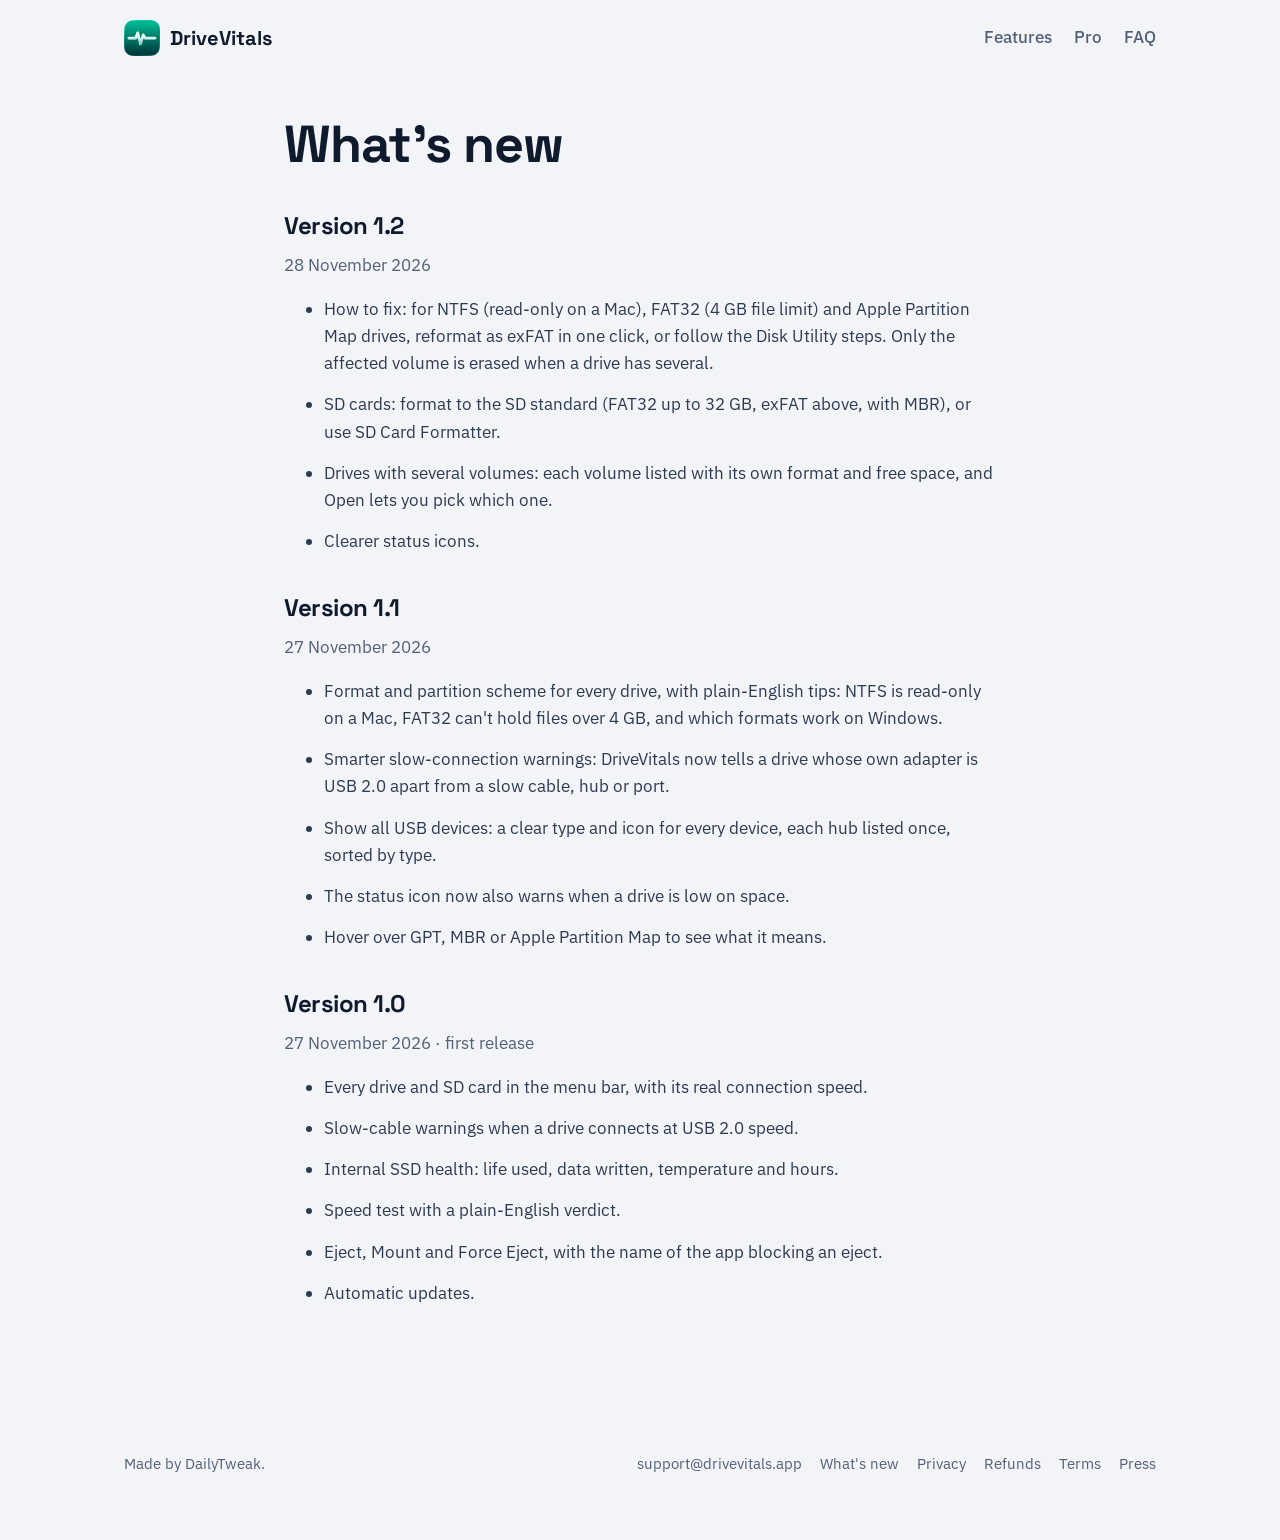
<file: changelog.html>
<!DOCTYPE html>
<html lang="en">
<head>
<meta charset="utf-8">
<meta name="viewport" content="width=device-width, initial-scale=1">
<title>What's new | DriveVitals</title>
<meta name="description" content="What's new in each DriveVitals release: new features, fixes and improvements for the Mac menu bar app.">
<link rel="canonical" href="https://drivevitals.app/changelog.html">
<meta name="robots" content="index">
<meta property="og:type" content="website">
<meta property="og:site_name" content="DriveVitals">
<meta property="og:title" content="What's new in DriveVitals">
<meta property="og:description" content="Release notes for DriveVitals for Mac.">
<meta property="og:image" content="https://drivevitals.app/assets/og-card.png">
<meta property="og:image:width" content="1200">
<meta property="og:image:height" content="630">
<meta property="og:url" content="https://drivevitals.app/changelog.html">
<meta name="twitter:card" content="summary_large_image">
<link rel="icon" href="assets/favicon.png?v=2">
<link rel="apple-touch-icon" href="assets/apple-touch-icon.png?v=2">
<link rel="preload" href="fonts/space-grotesk-latin-700-normal.woff2" as="font" type="font/woff2" crossorigin>
<link rel="stylesheet" href="style.css?v=7">
</head>
<body>
<header class="site-header">
  <div class="wrap">
    <a class="brand" href="/"><img src="assets/icon.png" alt="">DriveVitals</a>
    <nav><a href="/#features">Features</a><a href="/#pricing">Pro</a><a href="/#faq">FAQ</a></nav>
  </div>
</header>
<main class="page"><div class="wrap">

<h1>What's new</h1>
<h2>Version 1.2</h2>
<p class="meta">28 November 2026</p>
<ul>
  <li>How to fix: for NTFS (read-only on a Mac), FAT32 (4 GB file limit) and Apple Partition Map drives, reformat as exFAT in one click, or follow the Disk Utility steps. Only the affected volume is erased when a drive has several.</li>
  <li>SD cards: format to the SD standard (FAT32 up to 32 GB, exFAT above, with MBR), or use SD Card Formatter.</li>
  <li>Drives with several volumes: each volume listed with its own format and free space, and Open lets you pick which one.</li>
  <li>Clearer status icons.</li>
</ul>

<h2>Version 1.1</h2>
<p class="meta">27 November 2026</p>
<ul>
  <li>Format and partition scheme for every drive, with plain-English tips: NTFS is read-only on a Mac, FAT32 can't hold files over 4 GB, and which formats work on Windows.</li>
  <li>Smarter slow-connection warnings: DriveVitals now tells a drive whose own adapter is USB 2.0 apart from a slow cable, hub or port.</li>
  <li>Show all USB devices: a clear type and icon for every device, each hub listed once, sorted by type.</li>
  <li>The status icon now also warns when a drive is low on space.</li>
  <li>Hover over GPT, MBR or Apple Partition Map to see what it means.</li>
</ul>

<h2>Version 1.0</h2>
<p class="meta">27 November 2026 · first release</p>
<ul>
  <li>Every drive and SD card in the menu bar, with its real connection speed.</li>
  <li>Slow-cable warnings when a drive connects at USB 2.0 speed.</li>
  <li>Internal SSD health: life used, data written, temperature and hours.</li>
  <li>Speed test with a plain-English verdict.</li>
  <li>Eject, Mount and Force Eject, with the name of the app blocking an eject.</li>
  <li>Automatic updates.</li>
</ul>

</div></main>
<footer class="site-footer">
  <div class="wrap">
    <p>Made by <a href="https://dailytweak.com">DailyTweak</a>.</p>
    <nav>
      <a href="mailto:support@drivevitals.app">support@drivevitals.app</a>
      <a href="changelog.html">What's new</a>
      <a href="privacy.html">Privacy</a>
      <a href="refunds.html">Refunds</a>
      <a href="terms.html">Terms</a>
      <a href="press.html">Press</a>
    </nav>
  </div>
</footer>
<!-- Privacy-friendly visit counts: no cookies, no personal data -->
<script data-goatcounter="https://drivevitals.goatcounter.com/count" async src="//gc.zgo.at/count.js"></script>
</body>
</html>
</file>
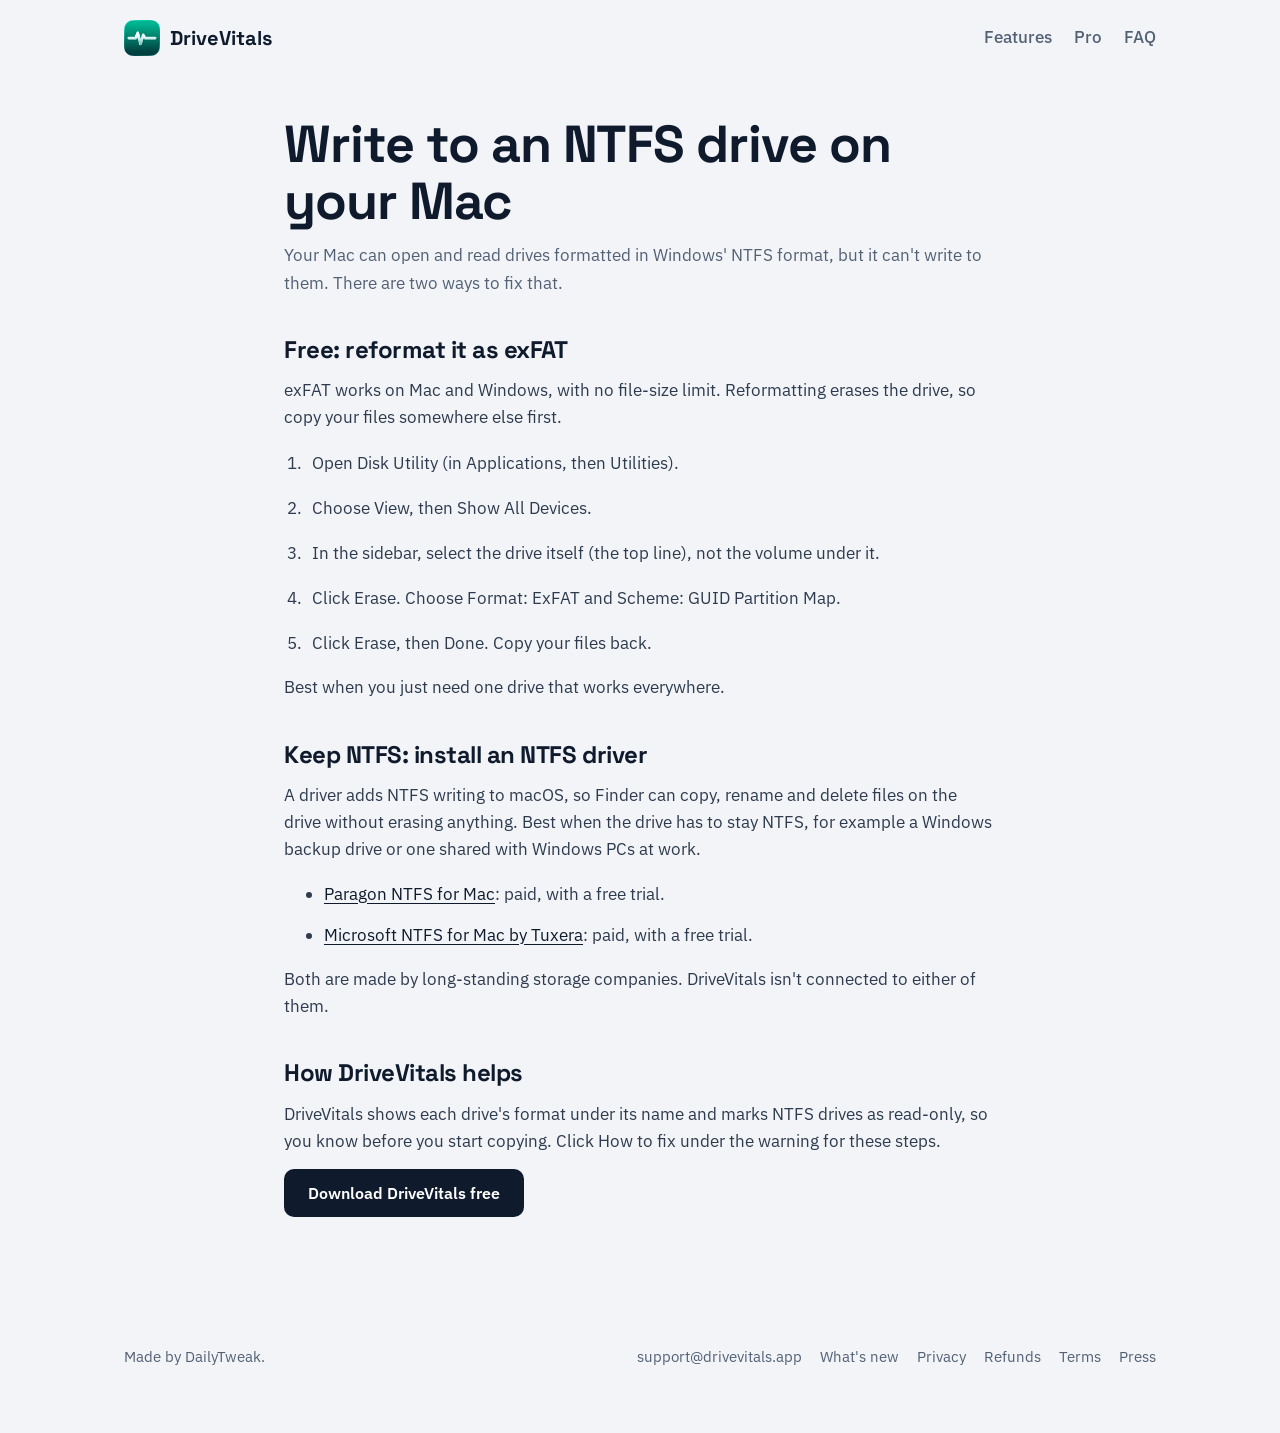
<file: ntfs.html>
<!DOCTYPE html>
<html lang="en">
<head>
<meta charset="utf-8">
<meta name="viewport" content="width=device-width, initial-scale=1">
<title>Write to NTFS drives on a Mac | DriveVitals</title>
<link rel="canonical" href="https://drivevitals.app/ntfs.html">
<meta name="description" content="Your Mac can read Windows NTFS drives but not write to them. Two ways to fix it: reformat as exFAT for free, or install an NTFS driver.">
<meta name="robots" content="index">
<meta property="og:type" content="website">
<meta property="og:site_name" content="DriveVitals">
<meta property="og:title" content="Write to an NTFS drive on your Mac">
<meta property="og:description" content="Your Mac can read NTFS drives but not write to them. Two ways to fix it.">
<meta property="og:image" content="https://drivevitals.app/assets/og-card.png">
<meta property="og:image:width" content="1200">
<meta property="og:image:height" content="630">
<meta property="og:url" content="https://drivevitals.app/ntfs.html">
<meta name="twitter:card" content="summary_large_image">
<link rel="icon" href="assets/favicon.png?v=2">
<link rel="apple-touch-icon" href="assets/apple-touch-icon.png?v=2">
<link rel="preload" href="fonts/space-grotesk-latin-700-normal.woff2" as="font" type="font/woff2" crossorigin>
<link rel="stylesheet" href="style.css?v=7">
</head>
<body>
<header class="site-header">
  <div class="wrap">
    <a class="brand" href="/"><img src="assets/icon.png" alt="">DriveVitals</a>
    <nav><a href="/#features">Features</a><a href="/#pricing">Pro</a><a href="/#faq">FAQ</a></nav>
  </div>
</header>
<main class="page"><div class="wrap">

<h1>Write to an NTFS drive on your Mac</h1>
<p class="meta">Your Mac can open and read drives formatted in Windows' NTFS format, but it can't write to them. There are two ways to fix that.</p>

<h2>Free: reformat it as exFAT</h2>
<p>exFAT works on Mac and Windows, with no file-size limit. Reformatting erases the drive, so copy your files somewhere else first.</p>
<ol class="steps">
  <li>Open Disk Utility (in Applications, then Utilities).</li>
  <li>Choose View, then Show All Devices.</li>
  <li>In the sidebar, select the drive itself (the top line), not the volume under it.</li>
  <li>Click Erase. Choose Format: ExFAT and Scheme: GUID Partition Map.</li>
  <li>Click Erase, then Done. Copy your files back.</li>
</ol>
<p>Best when you just need one drive that works everywhere.</p>

<h2>Keep NTFS: install an NTFS driver</h2>
<p>A driver adds NTFS writing to macOS, so Finder can copy, rename and delete files on the drive without erasing anything. Best when the drive has to stay NTFS, for example a Windows backup drive or one shared with Windows PCs at work.</p>
<ul>
  <li><a href="https://www.paragon-software.com/home/ntfs-mac/">Paragon NTFS for Mac</a>: paid, with a free trial.</li>
  <li><a href="https://ntfsformac.tuxera.com/">Microsoft NTFS for Mac by Tuxera</a>: paid, with a free trial.</li>
</ul>
<p>Both are made by long-standing storage companies. DriveVitals isn't connected to either of them.</p>

<h2>How DriveVitals helps</h2>
<p>DriveVitals shows each drive's format under its name and marks NTFS drives as read-only, so you know before you start copying. Click How to fix under the warning for these steps.</p>
<p><a class="btn btn-primary" href="https://github.com/procuthq/drivevitals/releases/latest/download/DriveVitals.dmg">Download DriveVitals free</a></p>

</div></main>
<footer class="site-footer">
  <div class="wrap">
    <p>Made by <a href="https://dailytweak.com">DailyTweak</a>.</p>
    <nav>
      <a href="mailto:support@drivevitals.app">support@drivevitals.app</a>
      <a href="changelog.html">What's new</a>
      <a href="privacy.html">Privacy</a>
      <a href="refunds.html">Refunds</a>
      <a href="terms.html">Terms</a>
      <a href="press.html">Press</a>
    </nav>
  </div>
</footer>
<!-- Privacy-friendly visit counts: no cookies, no personal data -->
<script data-goatcounter="https://drivevitals.goatcounter.com/count" async src="//gc.zgo.at/count.js"></script>
<script src="assets/send-to-mac.js?v=2" defer></script>
<script src="assets/download.js?v=3" defer></script>
</body>
</html>
</file>
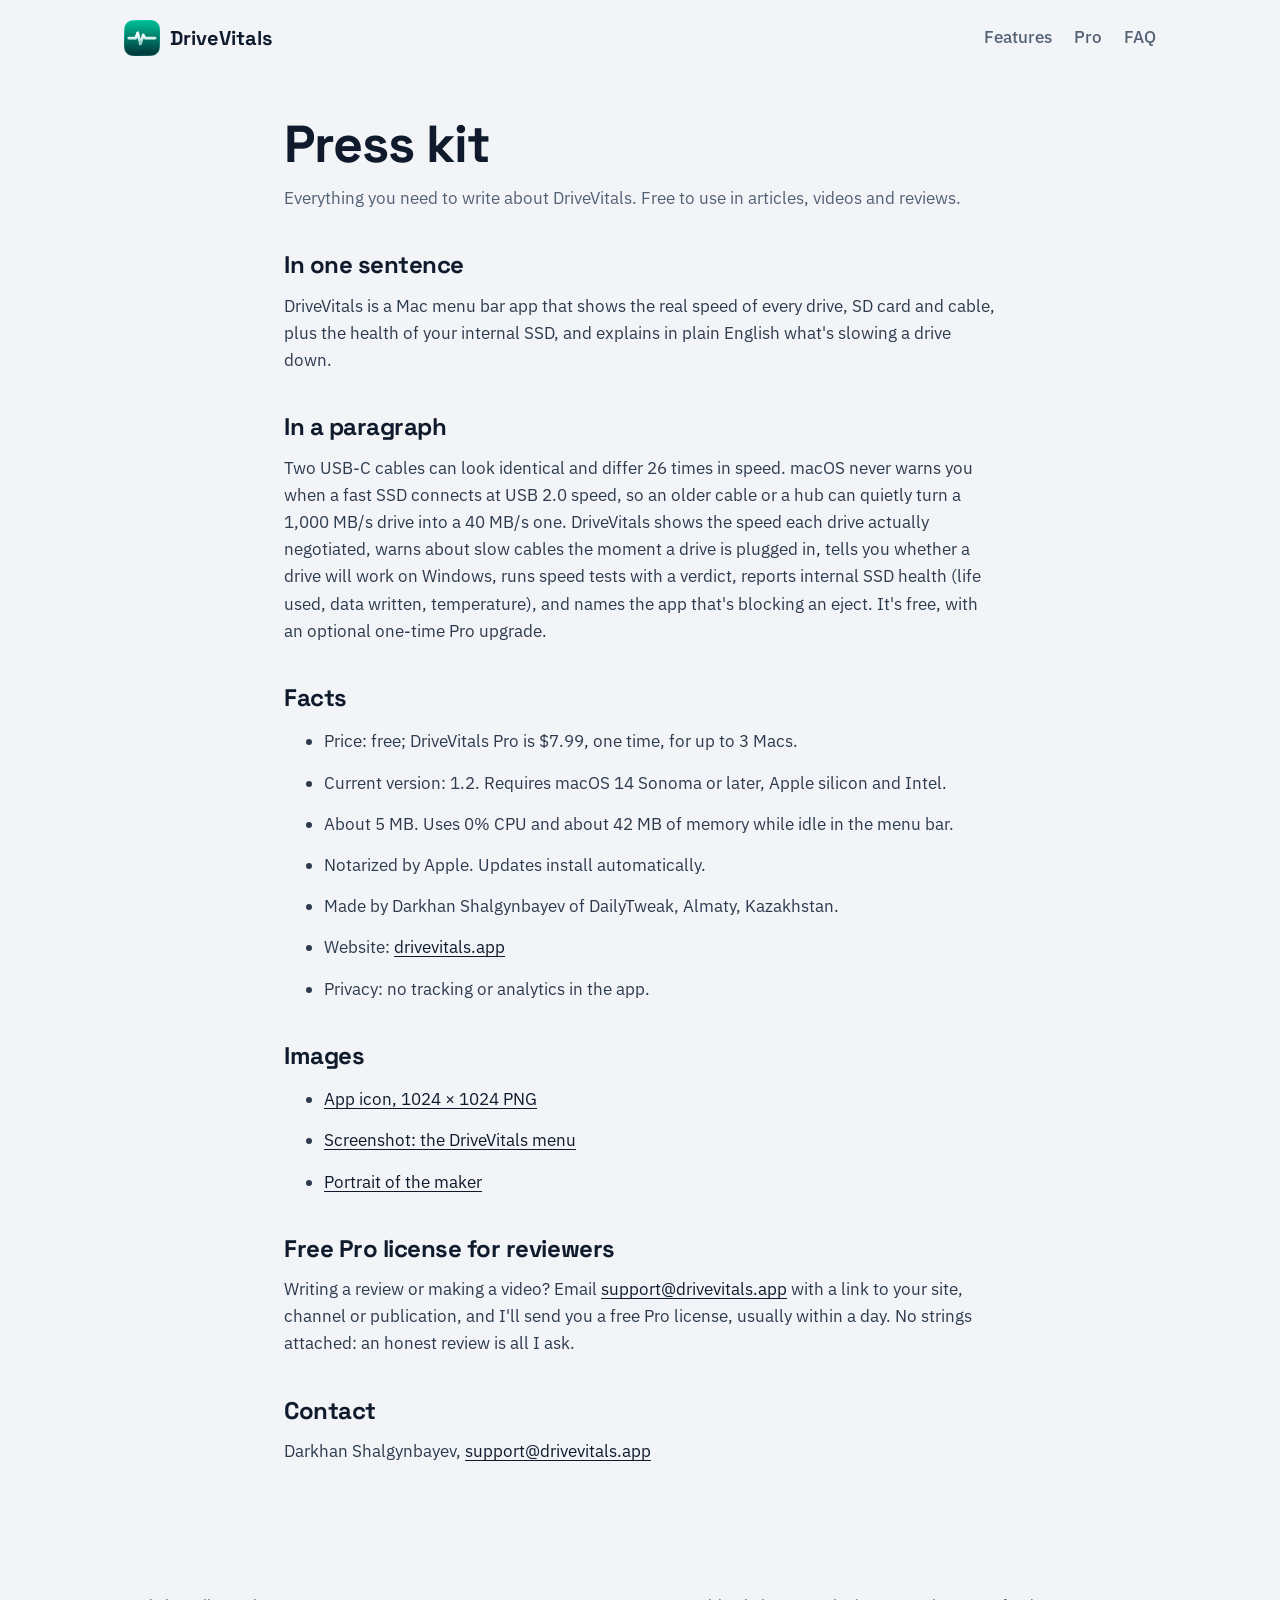
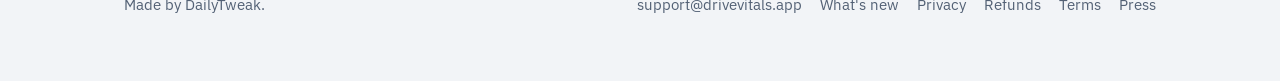
<file: press.html>
<!DOCTYPE html>
<html lang="en">
<head>
<meta charset="utf-8">
<meta name="viewport" content="width=device-width, initial-scale=1">
<title>Press kit | DriveVitals</title>
<meta name="description" content="DriveVitals press kit: key facts, screenshots, app icon and contact for reviewers and journalists.">
<link rel="canonical" href="https://drivevitals.app/press.html">
<meta name="robots" content="index">
<meta property="og:type" content="website">
<meta property="og:site_name" content="DriveVitals">
<meta property="og:title" content="DriveVitals press kit">
<meta property="og:description" content="Facts, screenshots and a free Pro license for reviewers.">
<meta property="og:image" content="https://drivevitals.app/assets/og-card.png">
<meta property="og:image:width" content="1200">
<meta property="og:image:height" content="630">
<meta property="og:url" content="https://drivevitals.app/press.html">
<meta name="twitter:card" content="summary_large_image">
<link rel="icon" href="assets/favicon.png?v=2">
<link rel="apple-touch-icon" href="assets/apple-touch-icon.png?v=2">
<link rel="preload" href="fonts/space-grotesk-latin-700-normal.woff2" as="font" type="font/woff2" crossorigin>
<link rel="stylesheet" href="style.css?v=7">
</head>
<body>
<header class="site-header">
  <div class="wrap">
    <a class="brand" href="/"><img src="assets/icon.png" alt="">DriveVitals</a>
    <nav><a href="/#features">Features</a><a href="/#pricing">Pro</a><a href="/#faq">FAQ</a></nav>
  </div>
</header>
<main class="page"><div class="wrap">
<h1>Press kit</h1>
<p class="meta">Everything you need to write about DriveVitals. Free to use in articles, videos and reviews.</p>

<h2>In one sentence</h2>
<p>DriveVitals is a Mac menu bar app that shows the real speed of every drive, SD card and cable, plus the health of your internal SSD, and explains in plain English what's slowing a drive down.</p>

<h2>In a paragraph</h2>
<p>Two USB-C cables can look identical and differ 26 times in speed. macOS never warns you when a fast SSD connects at USB 2.0 speed, so an older cable or a hub can quietly turn a 1,000 MB/s drive into a 40 MB/s one. DriveVitals shows the speed each drive actually negotiated, warns about slow cables the moment a drive is plugged in, tells you whether a drive will work on Windows, runs speed tests with a verdict, reports internal SSD health (life used, data written, temperature), and names the app that's blocking an eject. It's free, with an optional one-time Pro upgrade.</p>

<h2>Facts</h2>
<ul>
  <li>Price: free; DriveVitals Pro is $7.99, one time, for up to 3 Macs.</li>
  <li>Current version: 1.2. Requires macOS 14 Sonoma or later, Apple silicon and Intel.</li>
  <li>About 5 MB. Uses 0% CPU and about 42 MB of memory while idle in the menu bar.</li>
  <li>Notarized by Apple. Updates install automatically.</li>
  <li>Made by Darkhan Shalgynbayev of DailyTweak, Almaty, Kazakhstan.</li>
  <li>Website: <a href="https://drivevitals.app">drivevitals.app</a></li>
  <li>Privacy: no tracking or analytics in the app.</li>
</ul>

<h2>Images</h2>
<ul>
  <li><a href="assets/press/drivevitals-icon-1024.png">App icon, 1024 × 1024 PNG</a></li>
  <li><a href="assets/press/drivevitals-screenshot-menu.png">Screenshot: the DriveVitals menu</a></li>
  <li><a href="assets/press/darkhan-portrait.jpg">Portrait of the maker</a></li>
</ul>

<h2>Free Pro license for reviewers</h2>
<p>Writing a review or making a video? Email <a href="mailto:support@drivevitals.app?subject=Press%20license">support@drivevitals.app</a> with a link to your site, channel or publication, and I'll send you a free Pro license, usually within a day. No strings attached: an honest review is all I ask.</p>

<h2>Contact</h2>
<p>Darkhan Shalgynbayev, <a href="mailto:support@drivevitals.app">support@drivevitals.app</a></p>

</div></main>
<footer class="site-footer">
  <div class="wrap">
    <p>Made by <a href="https://dailytweak.com">DailyTweak</a>.</p>
    <nav>
      <a href="mailto:support@drivevitals.app">support@drivevitals.app</a>
      <a href="changelog.html">What's new</a>
      <a href="privacy.html">Privacy</a>
      <a href="refunds.html">Refunds</a>
      <a href="terms.html">Terms</a>
      <a href="press.html">Press</a>
    </nav>
  </div>
</footer>
<!-- Privacy-friendly visit counts: no cookies, no personal data -->
<script data-goatcounter="https://drivevitals.goatcounter.com/count" async src="//gc.zgo.at/count.js"></script>
</body>
</html>
</file>
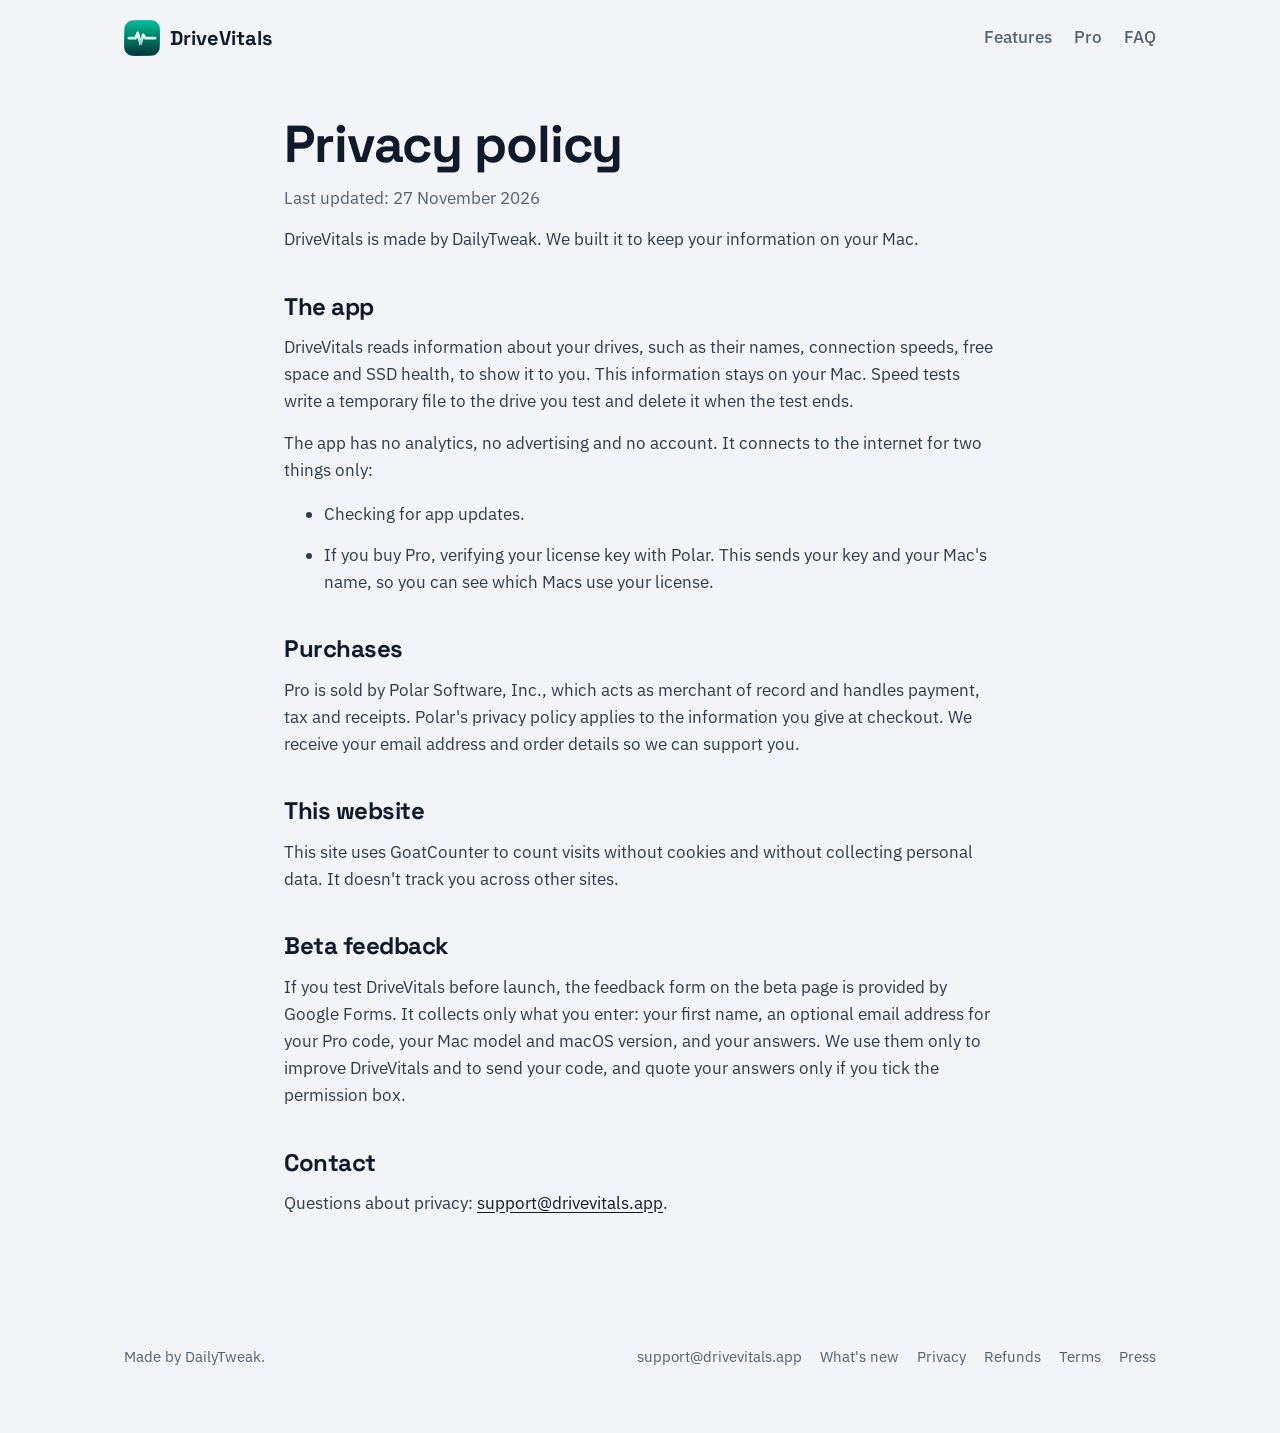
<file: privacy.html>
<!DOCTYPE html>
<html lang="en">
<head>
<meta charset="utf-8">
<meta name="viewport" content="width=device-width, initial-scale=1">
<title>Privacy policy | DriveVitals</title>
<meta name="description" content="How DriveVitals and drivevitals.app handle your data.">
<link rel="canonical" href="https://drivevitals.app/privacy.html">
<meta name="robots" content="index">
<link rel="icon" href="assets/favicon.png?v=2">
<link rel="apple-touch-icon" href="assets/apple-touch-icon.png?v=2">
<link rel="preload" href="fonts/space-grotesk-latin-700-normal.woff2" as="font" type="font/woff2" crossorigin>
<link rel="stylesheet" href="style.css?v=7">
</head>
<body>
<header class="site-header">
  <div class="wrap">
    <a class="brand" href="/"><img src="assets/icon.png" alt="">DriveVitals</a>
    <nav><a href="/#features">Features</a><a href="/#pricing">Pro</a><a href="/#faq">FAQ</a></nav>
  </div>
</header>
<main class="page"><div class="wrap">

<h1>Privacy policy</h1>
<p class="meta">Last updated: 27 November 2026</p>
<p>DriveVitals is made by DailyTweak. We built it to keep your information on your Mac.</p>
<h2>The app</h2>
<p>DriveVitals reads information about your drives, such as their names, connection speeds, free space and SSD health, to show it to you. This information stays on your Mac. Speed tests write a temporary file to the drive you test and delete it when the test ends.</p>
<p>The app has no analytics, no advertising and no account. It connects to the internet for two things only:</p>
<ul>
  <li>Checking for app updates.</li>
  <li>If you buy Pro, verifying your license key with Polar. This sends your key and your Mac's name, so you can see which Macs use your license.</li>
</ul>
<h2>Purchases</h2>
<p>Pro is sold by Polar Software, Inc., which acts as merchant of record and handles payment, tax and receipts. Polar's privacy policy applies to the information you give at checkout. We receive your email address and order details so we can support you.</p>
<h2>This website</h2>
<p>This site uses GoatCounter to count visits without cookies and without collecting personal data. It doesn't track you across other sites.</p>
<h2>Beta feedback</h2>
<p>If you test DriveVitals before launch, the feedback form on the beta page is provided by Google Forms. It collects only what you enter: your first name, an optional email address for your Pro code, your Mac model and macOS version, and your answers. We use them only to improve DriveVitals and to send your code, and quote your answers only if you tick the permission box.</p>
<h2>Contact</h2>
<p>Questions about privacy: <a href="mailto:support@drivevitals.app">support@drivevitals.app</a>.</p>

</div></main>
<footer class="site-footer">
  <div class="wrap">
    <p>Made by <a href="https://dailytweak.com">DailyTweak</a>.</p>
    <nav>
      <a href="mailto:support@drivevitals.app">support@drivevitals.app</a>
      <a href="changelog.html">What's new</a>
      <a href="privacy.html">Privacy</a>
      <a href="refunds.html">Refunds</a>
      <a href="terms.html">Terms</a>
      <a href="press.html">Press</a>
    </nav>
  </div>
</footer>
<!-- Privacy-friendly visit counts: no cookies, no personal data -->
<script data-goatcounter="https://drivevitals.goatcounter.com/count" async src="//gc.zgo.at/count.js"></script>
</body>
</html>
</file>
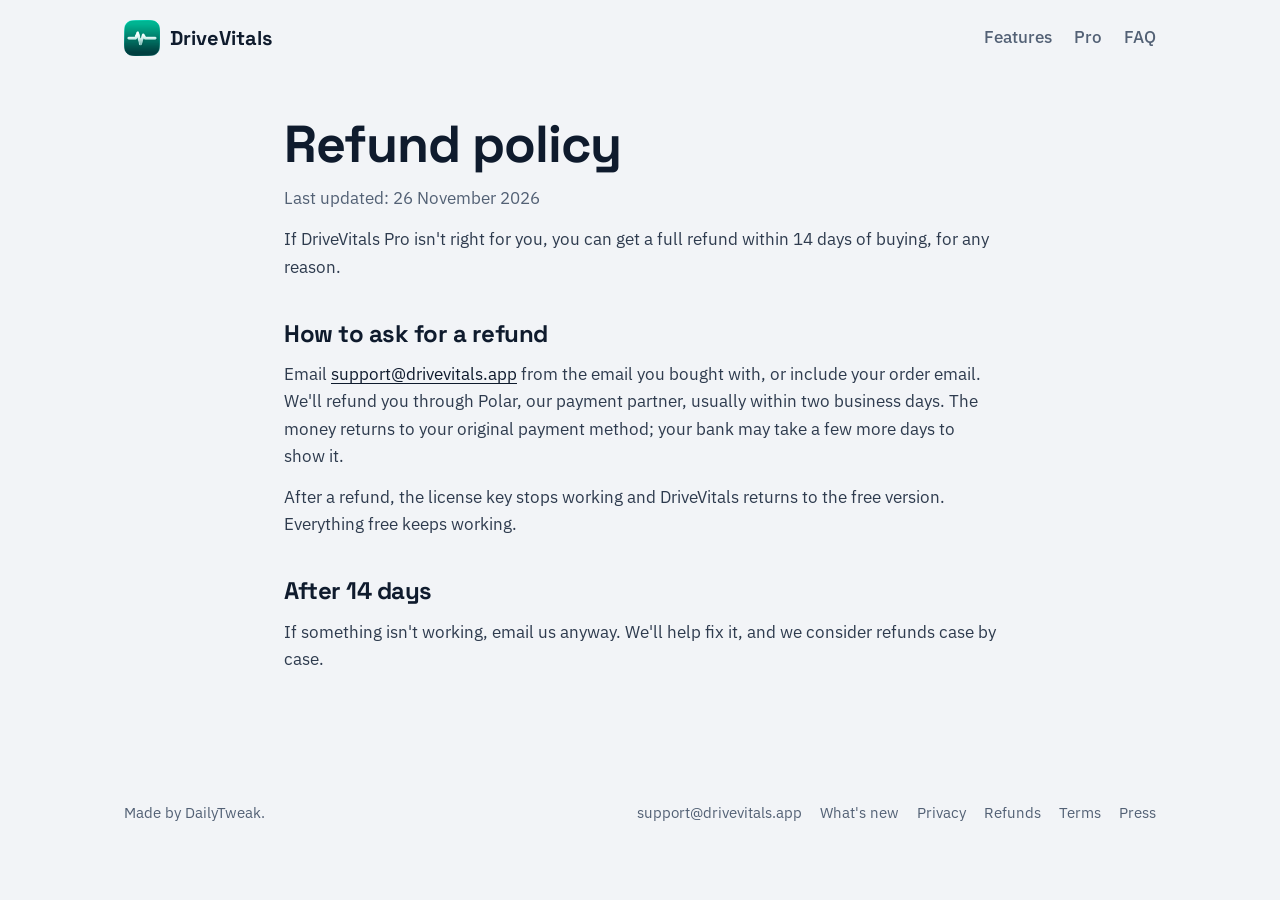
<file: refunds.html>
<!DOCTYPE html>
<html lang="en">
<head>
<meta charset="utf-8">
<meta name="viewport" content="width=device-width, initial-scale=1">
<title>Refund policy | DriveVitals</title>
<meta name="description" content="DriveVitals Pro comes with a 14-day refund, no questions asked. How to request one.">
<link rel="canonical" href="https://drivevitals.app/refunds.html">
<meta name="robots" content="index">
<link rel="icon" href="assets/favicon.png?v=2">
<link rel="apple-touch-icon" href="assets/apple-touch-icon.png?v=2">
<link rel="preload" href="fonts/space-grotesk-latin-700-normal.woff2" as="font" type="font/woff2" crossorigin>
<link rel="stylesheet" href="style.css?v=7">
</head>
<body>
<header class="site-header">
  <div class="wrap">
    <a class="brand" href="/"><img src="assets/icon.png" alt="">DriveVitals</a>
    <nav><a href="/#features">Features</a><a href="/#pricing">Pro</a><a href="/#faq">FAQ</a></nav>
  </div>
</header>
<main class="page"><div class="wrap">

<h1>Refund policy</h1>
<p class="meta">Last updated: 26 November 2026</p>
<p>If DriveVitals Pro isn't right for you, you can get a full refund within 14 days of buying, for any reason.</p>
<h2>How to ask for a refund</h2>
<p>Email <a href="mailto:support@drivevitals.app">support@drivevitals.app</a> from the email you bought with, or include your order email. We'll refund you through Polar, our payment partner, usually within two business days. The money returns to your original payment method; your bank may take a few more days to show it.</p>
<p>After a refund, the license key stops working and DriveVitals returns to the free version. Everything free keeps working.</p>
<h2>After 14 days</h2>
<p>If something isn't working, email us anyway. We'll help fix it, and we consider refunds case by case.</p>

</div></main>
<footer class="site-footer">
  <div class="wrap">
    <p>Made by <a href="https://dailytweak.com">DailyTweak</a>.</p>
    <nav>
      <a href="mailto:support@drivevitals.app">support@drivevitals.app</a>
      <a href="changelog.html">What's new</a>
      <a href="privacy.html">Privacy</a>
      <a href="refunds.html">Refunds</a>
      <a href="terms.html">Terms</a>
      <a href="press.html">Press</a>
    </nav>
  </div>
</footer>
<!-- Privacy-friendly visit counts: no cookies, no personal data -->
<script data-goatcounter="https://drivevitals.goatcounter.com/count" async src="//gc.zgo.at/count.js"></script>
</body>
</html>
</file>
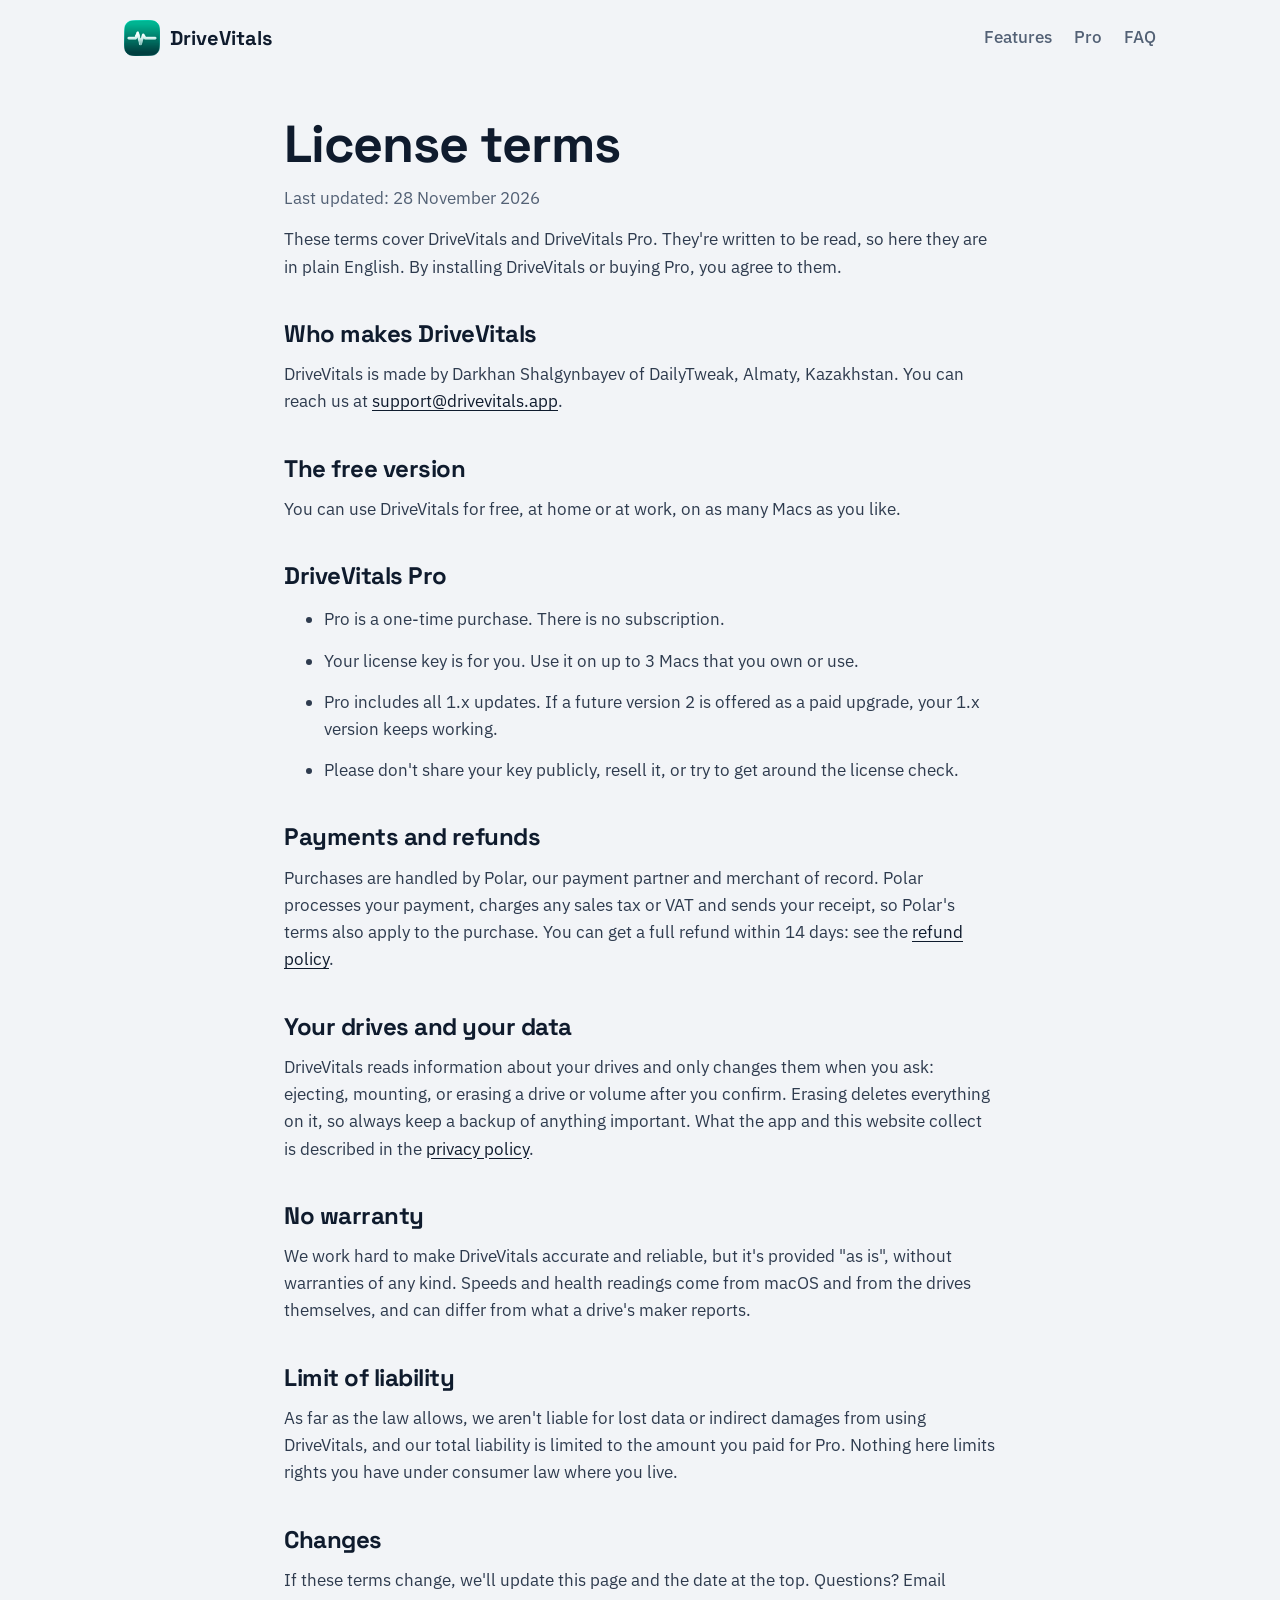
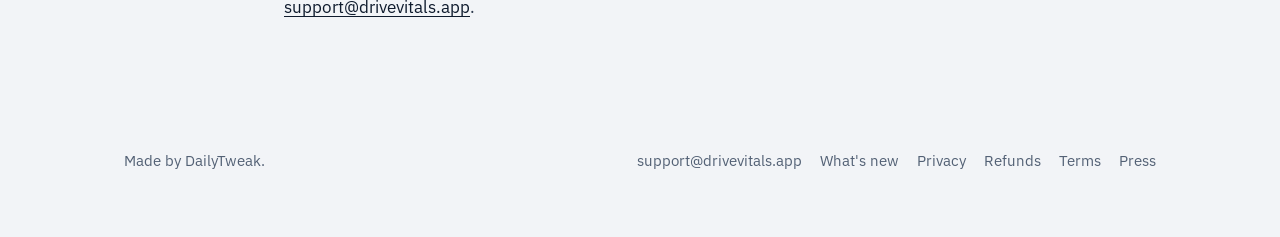
<file: terms.html>
<!DOCTYPE html>
<html lang="en">
<head>
<meta charset="utf-8">
<meta name="viewport" content="width=device-width, initial-scale=1">
<title>License terms | DriveVitals</title>
<meta name="description" content="The plain-English license terms for DriveVitals and DriveVitals Pro: what you can do, how many Macs, updates and refunds.">
<link rel="canonical" href="https://drivevitals.app/terms.html">
<meta name="robots" content="index">
<link rel="icon" href="assets/favicon.png?v=2">
<link rel="apple-touch-icon" href="assets/apple-touch-icon.png?v=2">
<link rel="preload" href="fonts/space-grotesk-latin-700-normal.woff2" as="font" type="font/woff2" crossorigin>
<link rel="stylesheet" href="style.css?v=7">
</head>
<body>
<header class="site-header">
  <div class="wrap">
    <a class="brand" href="/"><img src="assets/icon.png" alt="">DriveVitals</a>
    <nav><a href="/#features">Features</a><a href="/#pricing">Pro</a><a href="/#faq">FAQ</a></nav>
  </div>
</header>
<main class="page"><div class="wrap">

<h1>License terms</h1>
<p class="meta">Last updated: 28 November 2026</p>
<p>These terms cover DriveVitals and DriveVitals Pro. They're written to be read, so here they are in plain English. By installing DriveVitals or buying Pro, you agree to them.</p>

<h2>Who makes DriveVitals</h2>
<p>DriveVitals is made by Darkhan Shalgynbayev of DailyTweak, Almaty, Kazakhstan. You can reach us at <a href="mailto:support@drivevitals.app">support@drivevitals.app</a>.</p>

<h2>The free version</h2>
<p>You can use DriveVitals for free, at home or at work, on as many Macs as you like.</p>

<h2>DriveVitals Pro</h2>
<ul>
  <li>Pro is a one-time purchase. There is no subscription.</li>
  <li>Your license key is for you. Use it on up to 3 Macs that you own or use.</li>
  <li>Pro includes all 1.x updates. If a future version 2 is offered as a paid upgrade, your 1.x version keeps working.</li>
  <li>Please don't share your key publicly, resell it, or try to get around the license check.</li>
</ul>

<h2>Payments and refunds</h2>
<p>Purchases are handled by Polar, our payment partner and merchant of record. Polar processes your payment, charges any sales tax or VAT and sends your receipt, so Polar's terms also apply to the purchase. You can get a full refund within 14 days: see the <a href="refunds.html">refund policy</a>.</p>

<h2>Your drives and your data</h2>
<p>DriveVitals reads information about your drives and only changes them when you ask: ejecting, mounting, or erasing a drive or volume after you confirm. Erasing deletes everything on it, so always keep a backup of anything important. What the app and this website collect is described in the <a href="privacy.html">privacy policy</a>.</p>

<h2>No warranty</h2>
<p>We work hard to make DriveVitals accurate and reliable, but it's provided "as is", without warranties of any kind. Speeds and health readings come from macOS and from the drives themselves, and can differ from what a drive's maker reports.</p>

<h2>Limit of liability</h2>
<p>As far as the law allows, we aren't liable for lost data or indirect damages from using DriveVitals, and our total liability is limited to the amount you paid for Pro. Nothing here limits rights you have under consumer law where you live.</p>

<h2>Changes</h2>
<p>If these terms change, we'll update this page and the date at the top. Questions? Email <a href="mailto:support@drivevitals.app">support@drivevitals.app</a>.</p>

</div></main>
<footer class="site-footer">
  <div class="wrap">
    <p>Made by <a href="https://dailytweak.com">DailyTweak</a>.</p>
    <nav>
      <a href="mailto:support@drivevitals.app">support@drivevitals.app</a>
      <a href="changelog.html">What's new</a>
      <a href="privacy.html">Privacy</a>
      <a href="refunds.html">Refunds</a>
      <a href="terms.html">Terms</a>
      <a href="press.html">Press</a>
    </nav>
  </div>
</footer>
<!-- Privacy-friendly visit counts: no cookies, no personal data -->
<script data-goatcounter="https://drivevitals.goatcounter.com/count" async src="//gc.zgo.at/count.js"></script>
</body>
</html>
</file>
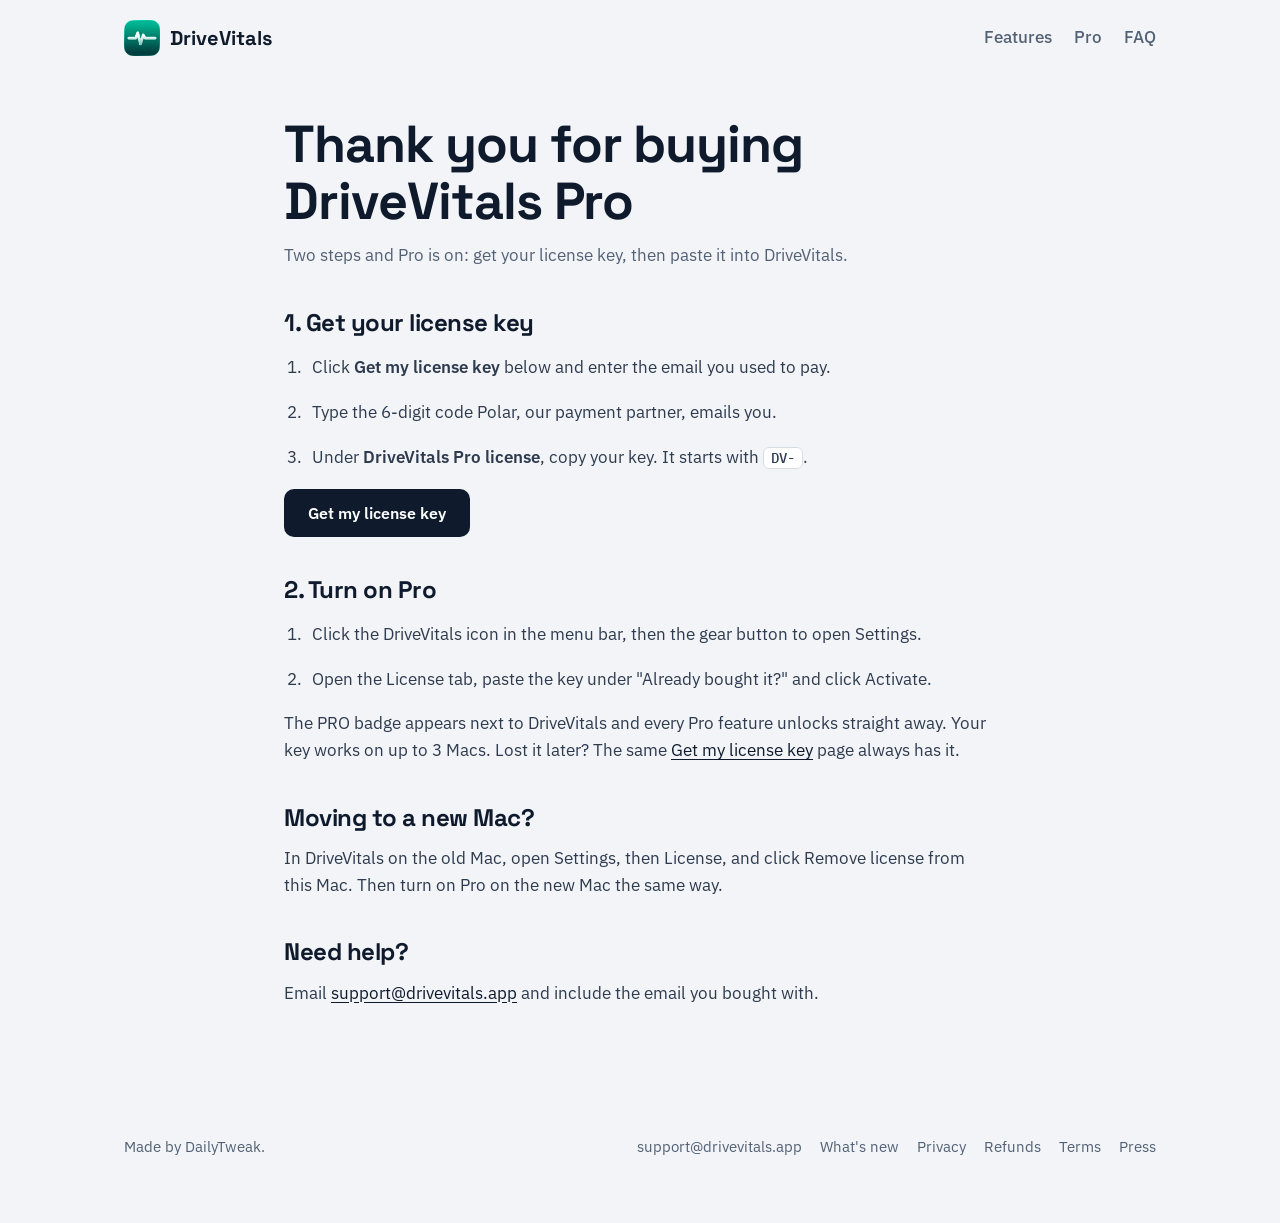
<file: thanks.html>
<!DOCTYPE html>
<html lang="en">
<head>
<meta charset="utf-8">
<meta name="viewport" content="width=device-width, initial-scale=1">
<title>Thank you | DriveVitals</title>
<meta name="robots" content="noindex">
<link rel="icon" href="assets/favicon.png?v=2">
<link rel="apple-touch-icon" href="assets/apple-touch-icon.png?v=2">
<link rel="preload" href="fonts/space-grotesk-latin-700-normal.woff2" as="font" type="font/woff2" crossorigin>
<link rel="stylesheet" href="style.css?v=7">
<style>.beta-actions { margin-top: 20px; }</style>
</head>
<body>
<header class="site-header">
  <div class="wrap">
    <a class="brand" href="/"><img src="assets/icon.png" alt="">DriveVitals</a>
    <nav><a href="/#features">Features</a><a href="/#pricing">Pro</a><a href="/#faq">FAQ</a></nav>
  </div>
</header>
<main class="page"><div class="wrap">

<h1>Thank you for buying DriveVitals Pro</h1>
<p class="meta">Two steps and Pro is on: get your license key, then paste it into DriveVitals.</p>

<h2>1. Get your license key</h2>
<ol class="steps">
  <li>Click <b>Get my license key</b> below and enter the email you used to pay.</li>
  <li>Type the 6-digit code Polar, our payment partner, emails you.</li>
  <li>Under <b>DriveVitals Pro license</b>, copy your key. It starts with <kbd>DV-</kbd>.</li>
</ol>
<p class="beta-actions"><a class="btn btn-primary" href="https://polar.sh/dailytweak/portal">Get my license key</a></p>

<h2>2. Turn on Pro</h2>
<ol class="steps">
  <li>Click the DriveVitals icon in the menu bar, then the gear button to open Settings.</li>
  <li>Open the License tab, paste the key under "Already bought it?" and click Activate.</li>
</ol>
<p>The PRO badge appears next to DriveVitals and every Pro feature unlocks straight away. Your key works on up to 3 Macs. Lost it later? The same <a href="https://polar.sh/dailytweak/portal">Get my license key</a> page always has it.</p>

<h2>Moving to a new Mac?</h2>
<p>In DriveVitals on the old Mac, open Settings, then License, and click Remove license from this Mac. Then turn on Pro on the new Mac the same way.</p>
<h2>Need help?</h2>
<p>Email <a href="mailto:support@drivevitals.app">support@drivevitals.app</a> and include the email you bought with.</p>

</div></main>
<footer class="site-footer">
  <div class="wrap">
    <p>Made by <a href="https://dailytweak.com">DailyTweak</a>.</p>
    <nav>
      <a href="mailto:support@drivevitals.app">support@drivevitals.app</a>
      <a href="changelog.html">What's new</a>
      <a href="privacy.html">Privacy</a>
      <a href="refunds.html">Refunds</a>
      <a href="terms.html">Terms</a>
      <a href="press.html">Press</a>
    </nav>
  </div>
</footer>
<!-- Privacy-friendly visit counts: no cookies, no personal data -->
<script data-goatcounter="https://drivevitals.goatcounter.com/count" async src="//gc.zgo.at/count.js"></script>
</body>
</html>
</file>
<file: style.css>
/* Fonts are hosted on this site (no Google requests): Space Grotesk + IBM Plex, SIL Open Font License */
@font-face { font-family: "Space Grotesk"; src: url(fonts/space-grotesk-latin-500-normal.woff2) format("woff2"); font-weight: 500; font-style: normal; font-display: swap; unicode-range: U+0000-00FF, U+0131, U+0152-0153, U+02BB-02BC, U+02C6, U+02DA, U+02DC, U+0304, U+0308, U+0329, U+2000-206F, U+20AC, U+2122, U+2191, U+2193, U+2212, U+2215, U+FEFF, U+FFFD; }
@font-face { font-family: "Space Grotesk"; src: url(fonts/space-grotesk-latin-700-normal.woff2) format("woff2"); font-weight: 700; font-style: normal; font-display: swap; unicode-range: U+0000-00FF, U+0131, U+0152-0153, U+02BB-02BC, U+02C6, U+02DA, U+02DC, U+0304, U+0308, U+0329, U+2000-206F, U+20AC, U+2122, U+2191, U+2193, U+2212, U+2215, U+FEFF, U+FFFD; }
@font-face { font-family: "IBM Plex Sans"; src: url(fonts/ibm-plex-sans-latin-400-normal.woff2) format("woff2"); font-weight: 400; font-style: normal; font-display: swap; unicode-range: U+0000-00FF, U+0131, U+0152-0153, U+02BB-02BC, U+02C6, U+02DA, U+02DC, U+0304, U+0308, U+0329, U+2000-206F, U+20AC, U+2122, U+2191, U+2193, U+2212, U+2215, U+FEFF, U+FFFD; }
@font-face { font-family: "IBM Plex Sans"; src: url(fonts/ibm-plex-sans-cyrillic-400-normal.woff2) format("woff2"); font-weight: 400; font-style: normal; font-display: swap; unicode-range: U+0301, U+0400-045F, U+0490-0491, U+04B0-04B1, U+2116; }
@font-face { font-family: "IBM Plex Sans"; src: url(fonts/ibm-plex-sans-latin-500-normal.woff2) format("woff2"); font-weight: 500; font-style: normal; font-display: swap; unicode-range: U+0000-00FF, U+0131, U+0152-0153, U+02BB-02BC, U+02C6, U+02DA, U+02DC, U+0304, U+0308, U+0329, U+2000-206F, U+20AC, U+2122, U+2191, U+2193, U+2212, U+2215, U+FEFF, U+FFFD; }
@font-face { font-family: "IBM Plex Sans"; src: url(fonts/ibm-plex-sans-cyrillic-500-normal.woff2) format("woff2"); font-weight: 500; font-style: normal; font-display: swap; unicode-range: U+0301, U+0400-045F, U+0490-0491, U+04B0-04B1, U+2116; }
@font-face { font-family: "IBM Plex Sans"; src: url(fonts/ibm-plex-sans-latin-600-normal.woff2) format("woff2"); font-weight: 600; font-style: normal; font-display: swap; unicode-range: U+0000-00FF, U+0131, U+0152-0153, U+02BB-02BC, U+02C6, U+02DA, U+02DC, U+0304, U+0308, U+0329, U+2000-206F, U+20AC, U+2122, U+2191, U+2193, U+2212, U+2215, U+FEFF, U+FFFD; }
@font-face { font-family: "IBM Plex Sans"; src: url(fonts/ibm-plex-sans-cyrillic-600-normal.woff2) format("woff2"); font-weight: 600; font-style: normal; font-display: swap; unicode-range: U+0301, U+0400-045F, U+0490-0491, U+04B0-04B1, U+2116; }
@font-face { font-family: "IBM Plex Mono"; src: url(fonts/ibm-plex-mono-latin-500-normal.woff2) format("woff2"); font-weight: 500; font-style: normal; font-display: swap; unicode-range: U+0000-00FF, U+0131, U+0152-0153, U+02BB-02BC, U+02C6, U+02DA, U+02DC, U+0304, U+0308, U+0329, U+2000-206F, U+20AC, U+2122, U+2191, U+2193, U+2212, U+2215, U+FEFF, U+FFFD; }
@font-face { font-family: "IBM Plex Mono"; src: url(fonts/ibm-plex-mono-cyrillic-500-normal.woff2) format("woff2"); font-weight: 500; font-style: normal; font-display: swap; unicode-range: U+0301, U+0400-045F, U+0490-0491, U+04B0-04B1, U+2116; }

/* DriveVitals site — brand: navy ink, pulse green, deep red for "slow". Fonts = DailyTweak brand. */
:root {
  --paper: #F2F4F7;
  --surface: #FFFFFF;
  --ink: #0F1B2D;
  --muted: #536175;
  --line: #D6DCE4;
  --navy: #0F1B2D;
  --navy-2: #1E3A5F;
  --pulse: #34D399;        /* only on navy */
  --pulse-ink: #0B7A55;    /* green text on light backgrounds */
  --slow: #C62828;
  --blue: #2563EB;
  --display: "Space Grotesk", system-ui, sans-serif;
  --body: "IBM Plex Sans", system-ui, sans-serif;
  --mono: "IBM Plex Mono", ui-monospace, monospace;
  --wrap: 1080px;
}

* { box-sizing: border-box; }
html { scroll-behavior: smooth; }
body {
  margin: 0;
  background: var(--paper);
  color: var(--ink);
  font: 400 17px/1.6 var(--body);
  -webkit-font-smoothing: antialiased;
}
img { max-width: 100%; height: auto; display: block; }
a { color: var(--ink); text-underline-offset: 3px; }
a:hover { color: var(--blue); }
:focus-visible { outline: 3px solid var(--blue); outline-offset: 3px; border-radius: 4px; }

.wrap { max-width: var(--wrap); margin: 0 auto; padding: 0 24px; }

h1, h2, h3 { font-family: var(--display); font-weight: 700; line-height: 1.1; margin: 0; letter-spacing: -0.02em; }
h1 { font-size: clamp(40px, 6vw, 68px); }
h2 { font-size: clamp(28px, 3.6vw, 40px); }
h3 { font-size: 20px; letter-spacing: -0.01em; }
p { margin: 0; }
figure { margin: 0; }

/* Header */
.site-header { padding: 20px 0; }
.site-header .wrap { display: flex; align-items: center; gap: 24px; }
.brand { display: flex; align-items: center; gap: 10px; text-decoration: none; font: 700 20px var(--display); }
.brand img { width: 36px; height: 36px; }
.site-header nav { margin-left: auto; display: flex; gap: 22px; align-items: center; }
.site-header nav a { text-decoration: none; color: var(--muted); font-weight: 500; }
.site-header nav a:hover { color: var(--ink); }
.site-header nav a.btn-primary, .site-header nav a.btn-primary:hover { color: #fff; }

/* Buttons */
.btn {
  display: inline-flex; align-items: center; justify-content: center; gap: 8px;
  padding: 12px 22px; border-radius: 10px;
  font: 600 16px var(--body); text-decoration: none; border: 2px solid transparent;
}
.btn-primary { background: var(--navy); color: #fff; }
.btn-primary:hover { background: var(--navy-2); color: #fff; }
.btn-buy { background: var(--blue); color: #fff; }
.btn-buy:hover { background: #1D4ED8; color: #fff; }
.btn-quiet { border-color: var(--line); color: var(--ink); background: var(--surface); }
.btn-small { padding: 8px 14px; font-size: 15px; }

/* Hero */
.hero { padding: 48px 0 72px; }
.hero .wrap { display: grid; grid-template-columns: 1.05fr 1fr; gap: 56px; align-items: center; }
.hero .lede { font-size: 20px; color: var(--muted); margin-top: 20px; max-width: 30em; }
.hero .actions { display: flex; gap: 12px; margin-top: 32px; flex-wrap: wrap; }
.hero .fine { margin-top: 14px; font-size: 14px; color: var(--muted); }

/* The readout: the one memorable element */
.readout {
  background: var(--navy); color: #E7EDF5; border-radius: 22px; padding: 28px 28px 24px;
}
.readout-drive { font: 500 15px var(--mono); color: #9FB0C6; }
.readout-row { margin-top: 26px; }
.readout-label { display: flex; justify-content: space-between; align-items: baseline; gap: 12px; }
.readout-label span { font-size: 15px; color: #C9D4E2; }
.readout-label strong { font: 500 30px var(--mono); color: #fff; white-space: nowrap; }
.readout-row.slow .readout-label strong { color: #FF8A80; }
.bar { height: 14px; background: #1B2C44; border-radius: 7px; margin-top: 10px; overflow: hidden; }
.bar i { display: block; height: 100%; border-radius: 7px; background: var(--pulse); width: var(--w); }
.readout-row.slow .bar i { background: var(--slow); }
.readout-note { margin-top: 24px; padding-top: 18px; border-top: 1px solid #22344F; font-size: 14px; color: #9FB0C6; }
.readout-note b { color: #fff; font-weight: 600; }

@media (prefers-reduced-motion: no-preference) {
  .bar i { animation: fill 1.6s cubic-bezier(.2,.7,.2,1) both .3s; }
  .readout-row.slow .bar i { animation-duration: 3.2s; animation-timing-function: linear; }
}
@keyframes fill { from { width: 0; } to { width: var(--w); } }

/* Sections */
section { padding: 72px 0; }
.section-intro { max-width: 34em; color: var(--muted); font-size: 19px; margin-top: 14px; }

/* What it shows */
.shows .wrap { display: grid; grid-template-columns: 380px 1fr; gap: 64px; align-items: start; }
.shot { border-radius: 18px; overflow: hidden; box-shadow: 0 30px 60px -30px rgba(15,27,45,.45); }
.shot-caption { font-size: 14px; color: var(--muted); margin-top: 12px; }
.feature-list { list-style: none; margin: 32px 0 0; padding: 0; }
.feature-list li { padding: 22px 0; border-top: 1px solid var(--line); display: grid; grid-template-columns: 34px 1fr; gap: 14px; }
.feature-list li:last-child { border-bottom: 1px solid var(--line); }
.feature-list svg { width: 26px; height: 26px; color: var(--pulse-ink); margin-top: 2px; }
.feature-list p { color: var(--muted); margin-top: 6px; }

/* Pricing */
.pricing { background: var(--surface); border-top: 1px solid var(--line); border-bottom: 1px solid var(--line); }
.plans { display: grid; grid-template-columns: 1fr 1fr; gap: 28px; margin-top: 40px; }
.plan { border: 1px solid var(--line); border-radius: 18px; padding: 30px; }
.plan.pro { border: 2px solid var(--navy); }
.plan-head { display: flex; align-items: baseline; justify-content: space-between; gap: 12px; }
.price { font: 700 40px var(--display); }
.price small { font: 400 16px var(--body); color: var(--muted); margin-left: 6px; }
.plan ul { list-style: none; margin: 22px 0 26px; padding: 0; }
.plan li { padding: 8px 0 8px 28px; position: relative; }
.plan li::before {
  content: ""; position: absolute; left: 0; top: 15px; width: 14px; height: 8px;
  border-left: 2.5px solid var(--pulse-ink); border-bottom: 2.5px solid var(--pulse-ink); transform: rotate(-45deg);
}
.plan .terms { font-size: 14px; color: var(--muted); margin-top: 14px; }
.pro-badge {
  display: inline-flex; align-items: center; gap: 5px; background: var(--navy); color: var(--pulse);
  font: 700 13px var(--display); padding: 4px 10px; border-radius: 999px;
}

/* FAQ */
.faq-list { margin-top: 32px; max-width: 760px; }
.faq-list details { border-top: 1px solid var(--line); padding: 18px 0; }
.faq-list details:last-child { border-bottom: 1px solid var(--line); }
.faq-list summary { cursor: pointer; font: 600 18px var(--body); list-style: none; display: flex; justify-content: space-between; gap: 16px; }
.faq-list summary::-webkit-details-marker { display: none; }
.faq-list summary::after { content: "+"; font: 400 24px/1 var(--display); color: var(--muted); }
.faq-list details[open] summary::after { content: "–"; }
.faq-list details p { color: var(--muted); margin-top: 12px; max-width: 42em; }

/* Maker */
.maker { padding: 24px 0 72px; }
.maker-card { display: grid; grid-template-columns: 120px 1fr; gap: 28px; align-items: start; max-width: 760px;
  border-top: 1px solid var(--line); padding-top: 48px; }
.maker-card img { width: 120px; height: 120px; border-radius: 50%; }
.maker-card h2 { font-size: 26px; }
.maker-card p { color: var(--muted); margin-top: 10px; max-width: 40em; }
.maker-card .links { margin-top: 14px; display: flex; flex-wrap: wrap; gap: 8px 20px; }
@media (max-width: 600px) { .maker-card { grid-template-columns: 1fr; } }

/* Footer */
.site-footer { padding: 48px 0 64px; color: var(--muted); font-size: 15px; }
.site-footer .wrap { display: flex; flex-wrap: wrap; gap: 24px 48px; justify-content: space-between; }
.site-footer nav { display: flex; flex-wrap: wrap; gap: 18px; }
.site-footer a { color: var(--muted); }

/* Simple text pages */
.page { padding: 40px 0 80px; }
.page .wrap { max-width: 760px; }
.page h1 { font-size: clamp(34px, 5vw, 52px); }
.page h2 { font-size: 24px; margin-top: 40px; }
.page p, .page li { color: #2E3B4E; margin-top: 14px; }
.page .meta { color: var(--muted); margin-top: 12px; }
.steps { padding-left: 1.3em; }
.steps li { padding-left: 6px; margin-top: 18px; }
kbd { font: 500 14px var(--mono); background: var(--surface); border: 1px solid var(--line); border-radius: 6px; padding: 1px 7px; }

@media (max-width: 860px) {
  .hero .wrap, .shows .wrap, .plans { grid-template-columns: 1fr; }
  .hero .wrap { gap: 40px; }
  .shows .wrap { gap: 40px; }
  .shot { max-width: 380px; }
  .site-header nav a:not(.btn) { display: none; }
  .readout { padding: 22px 20px; }
  .readout-label strong { font-size: 26px; }
}

/* Trust chips under the hero download button */
.trust { list-style: none; padding: 0; margin: 18px 0 0; display: flex; flex-wrap: wrap; gap: 8px 18px; font-size: 14px; color: var(--ink); }
.trust li { display: inline-flex; align-items: center; gap: 6px; }
.trust svg { width: 14px; height: 14px; fill: none; stroke: var(--pulse-ink); stroke-width: 2; stroke-linecap: round; stroke-linejoin: round; flex: none; }
.trust + .fine { margin-top: 8px; font-size: 13px; color: var(--muted); }

/* Screenshot stays in view while the feature list scrolls (desktop only) */
@media (min-width: 861px) { .shows figure { position: sticky; top: 24px; } }

/* Trust chips: keep each chip on one line */
.trust { gap: 6px 14px; font-size: 13.5px; }
.trust li { white-space: nowrap; }

/* Closing band: the last call to download */
.closing { background: var(--navy); color: #E7EDF5; text-align: center; padding: 48px 0 44px; }
.closing h2 { color: #fff; max-width: 22em; margin: 0 auto; text-wrap: balance; font-size: clamp(26px, 3vw, 34px); }
.closing p { color: #9FB0C6; margin-top: 10px; font-size: 17px; }
.closing .actions { margin-top: 20px; display: flex; justify-content: center; }
.closing .fine { font-size: 14px; margin-top: 12px; }
.btn-light { background: var(--pulse); color: var(--navy); }
.btn-light:hover { background: #6EE7B7; color: var(--navy); }

/* Buttons respond to a press, like iOS */
.btn { transition: transform .12s ease, background-color .15s ease; }
.btn:active { transform: scale(.97); }

/* Download: short "Downloading" state, then the three install steps */
.btn .dl-ring { width: 16px; height: 16px; border-radius: 50%; border: 2px solid currentColor; border-right-color: transparent; animation: dl-spin .8s linear infinite; }
@keyframes dl-spin { to { transform: rotate(360deg); } }
.btn.is-done { pointer-events: none; }
.install-steps { margin-top: 18px; padding: 18px 20px; border-radius: 14px; background: var(--surface); color: var(--ink);
  border: 1px solid var(--line); box-shadow: 0 8px 24px rgba(15,27,45,.08); max-width: 30em; text-align: left; }
.install-steps strong { display: block; font: 700 16px var(--display); margin-bottom: 8px; }
.install-steps ol { margin: 0; padding-left: 22px; color: var(--muted); }
.install-steps li { margin-top: 6px; }
.install-steps b { color: var(--ink); }
.closing .install-steps { margin-left: auto; margin-right: auto; }
@media (prefers-reduced-motion: no-preference) {
  .install-steps { animation: steps-in .45s cubic-bezier(.2,.7,.2,1) both; }
}
@keyframes steps-in { from { opacity: 0; transform: translateY(-6px); } to { opacity: 1; transform: none; } }
@media (prefers-reduced-motion: reduce) { .btn { transition: none; } .btn:active { transform: none; } .btn .dl-ring { animation: none; } }

/* quiet buttons keep ink colour, also after being clicked */
.btn.btn-quiet, .btn.btn-quiet:visited, .btn.btn-quiet:hover { color: var(--ink); }

/* Maker links: icon + label, like the DailyTweak hub footer, no underline */
.maker-card .links a { display: inline-flex; align-items: center; gap: 8px; text-decoration: none; color: var(--ink); font-weight: 500; }
.maker-card .links a svg { flex: none; }
.maker-card .links a:hover { color: var(--blue); }

/* Footer links: no underline, like Apple's footer and the DailyTweak hub; underline only on hover */
.site-footer a { text-decoration: none; }
.site-footer a:hover { color: var(--ink); text-decoration: underline; }
.site-footer .sep { margin: 0 8px; opacity: .5; }
.site-footer .yt { display: inline-flex; align-items: center; gap: 6px; margin-right: 8px; color: var(--ink); }
</file>
